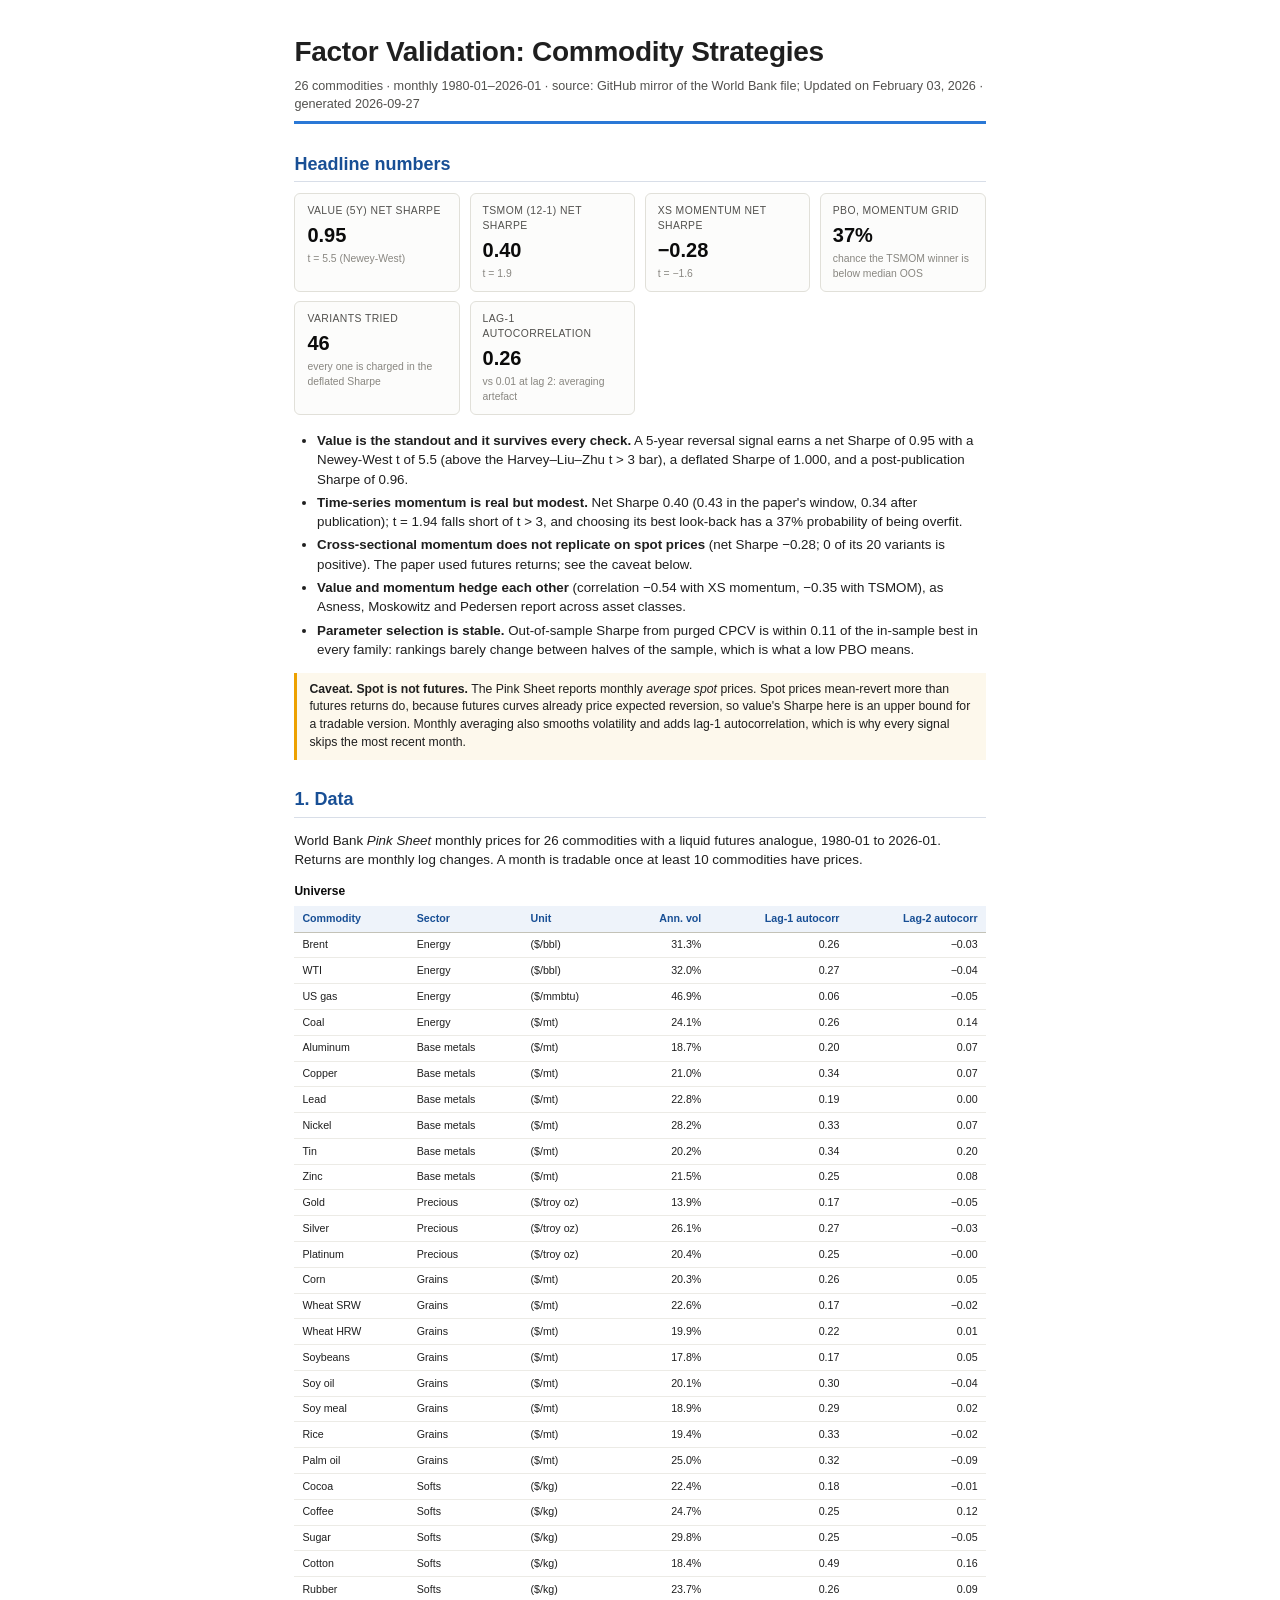
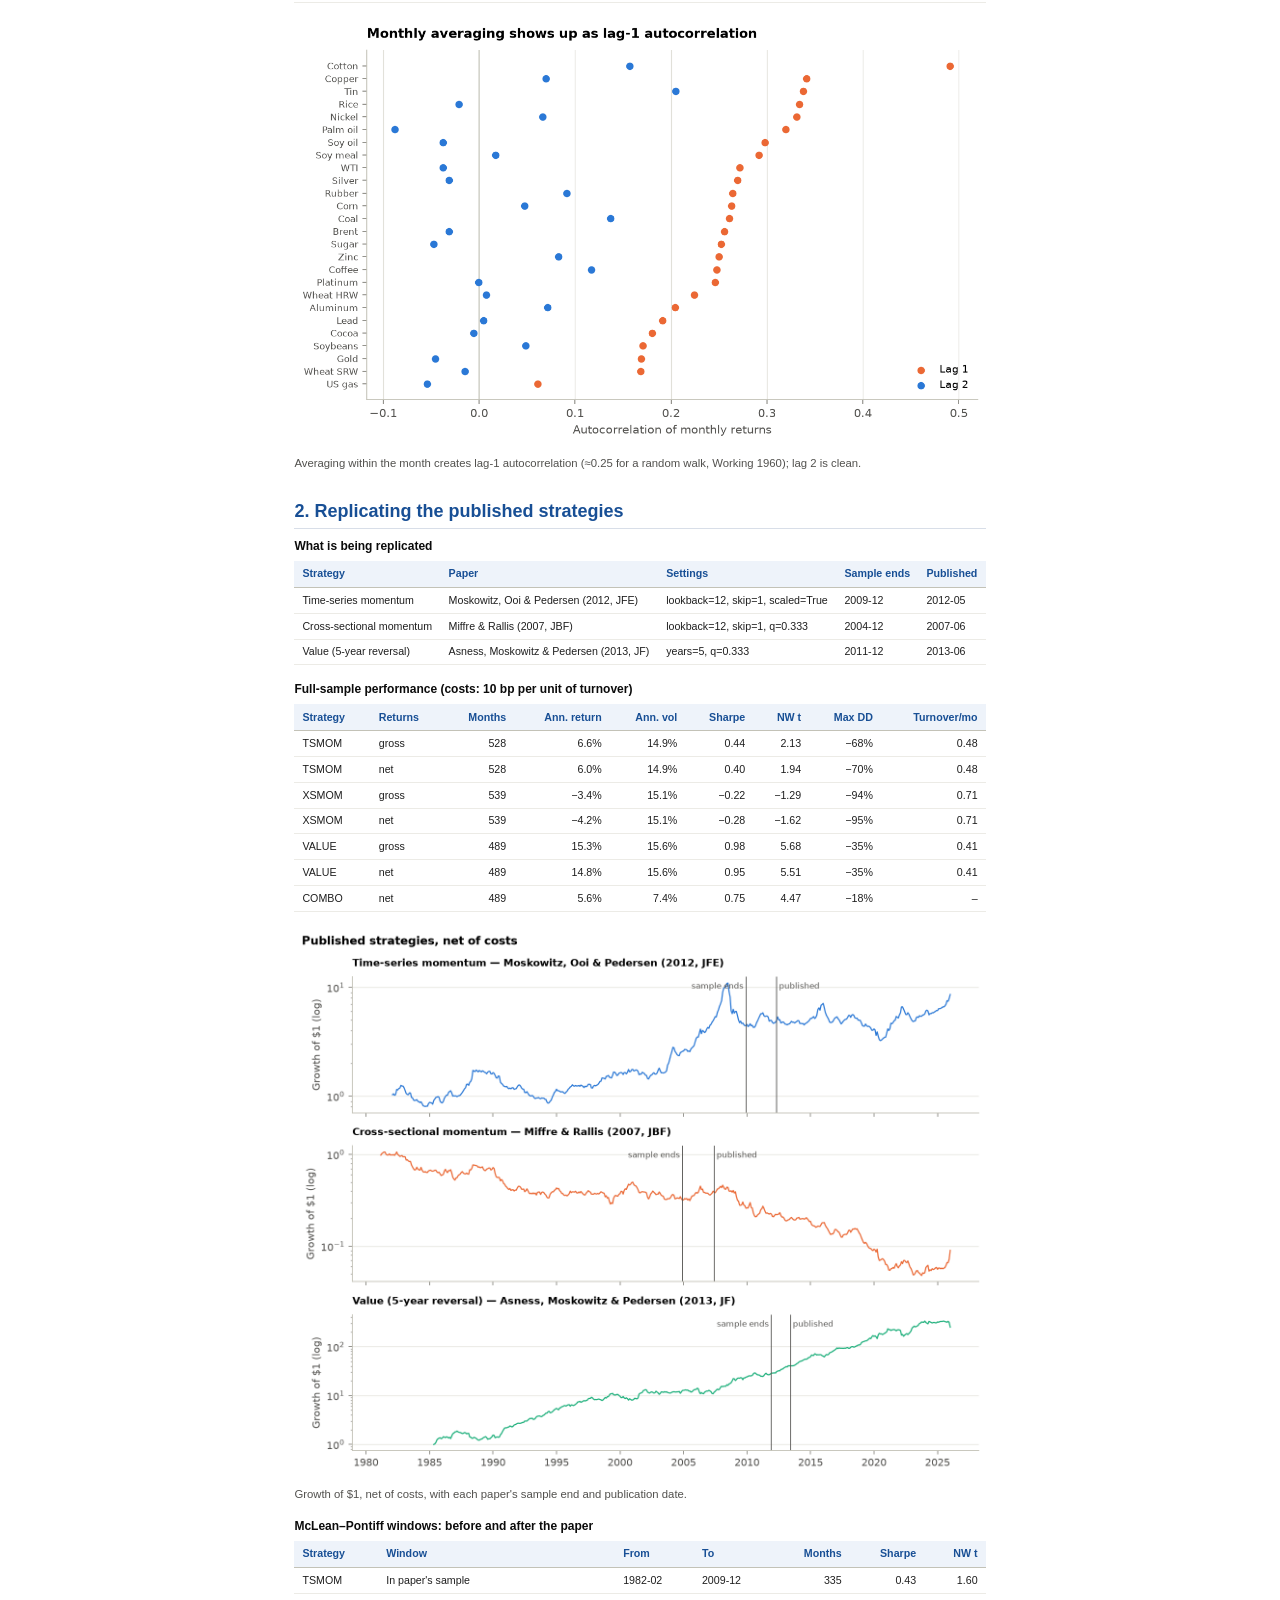
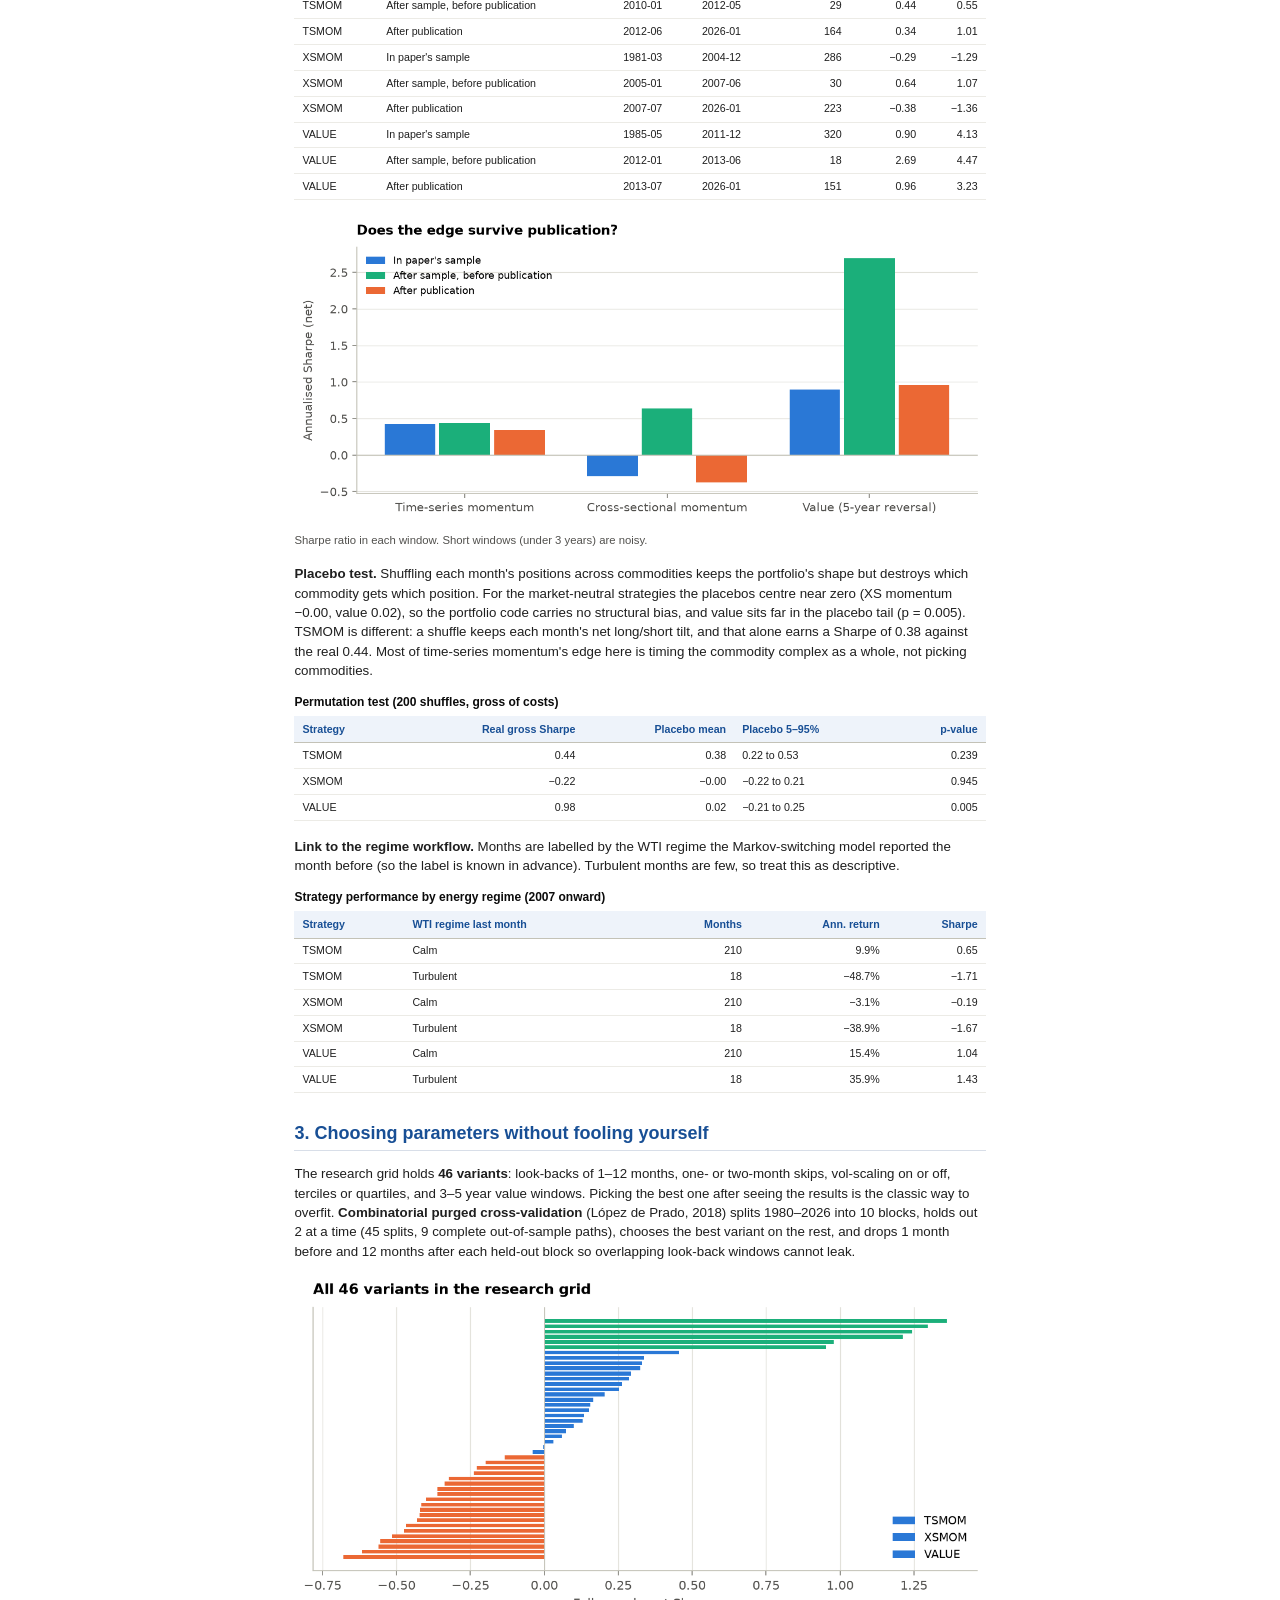
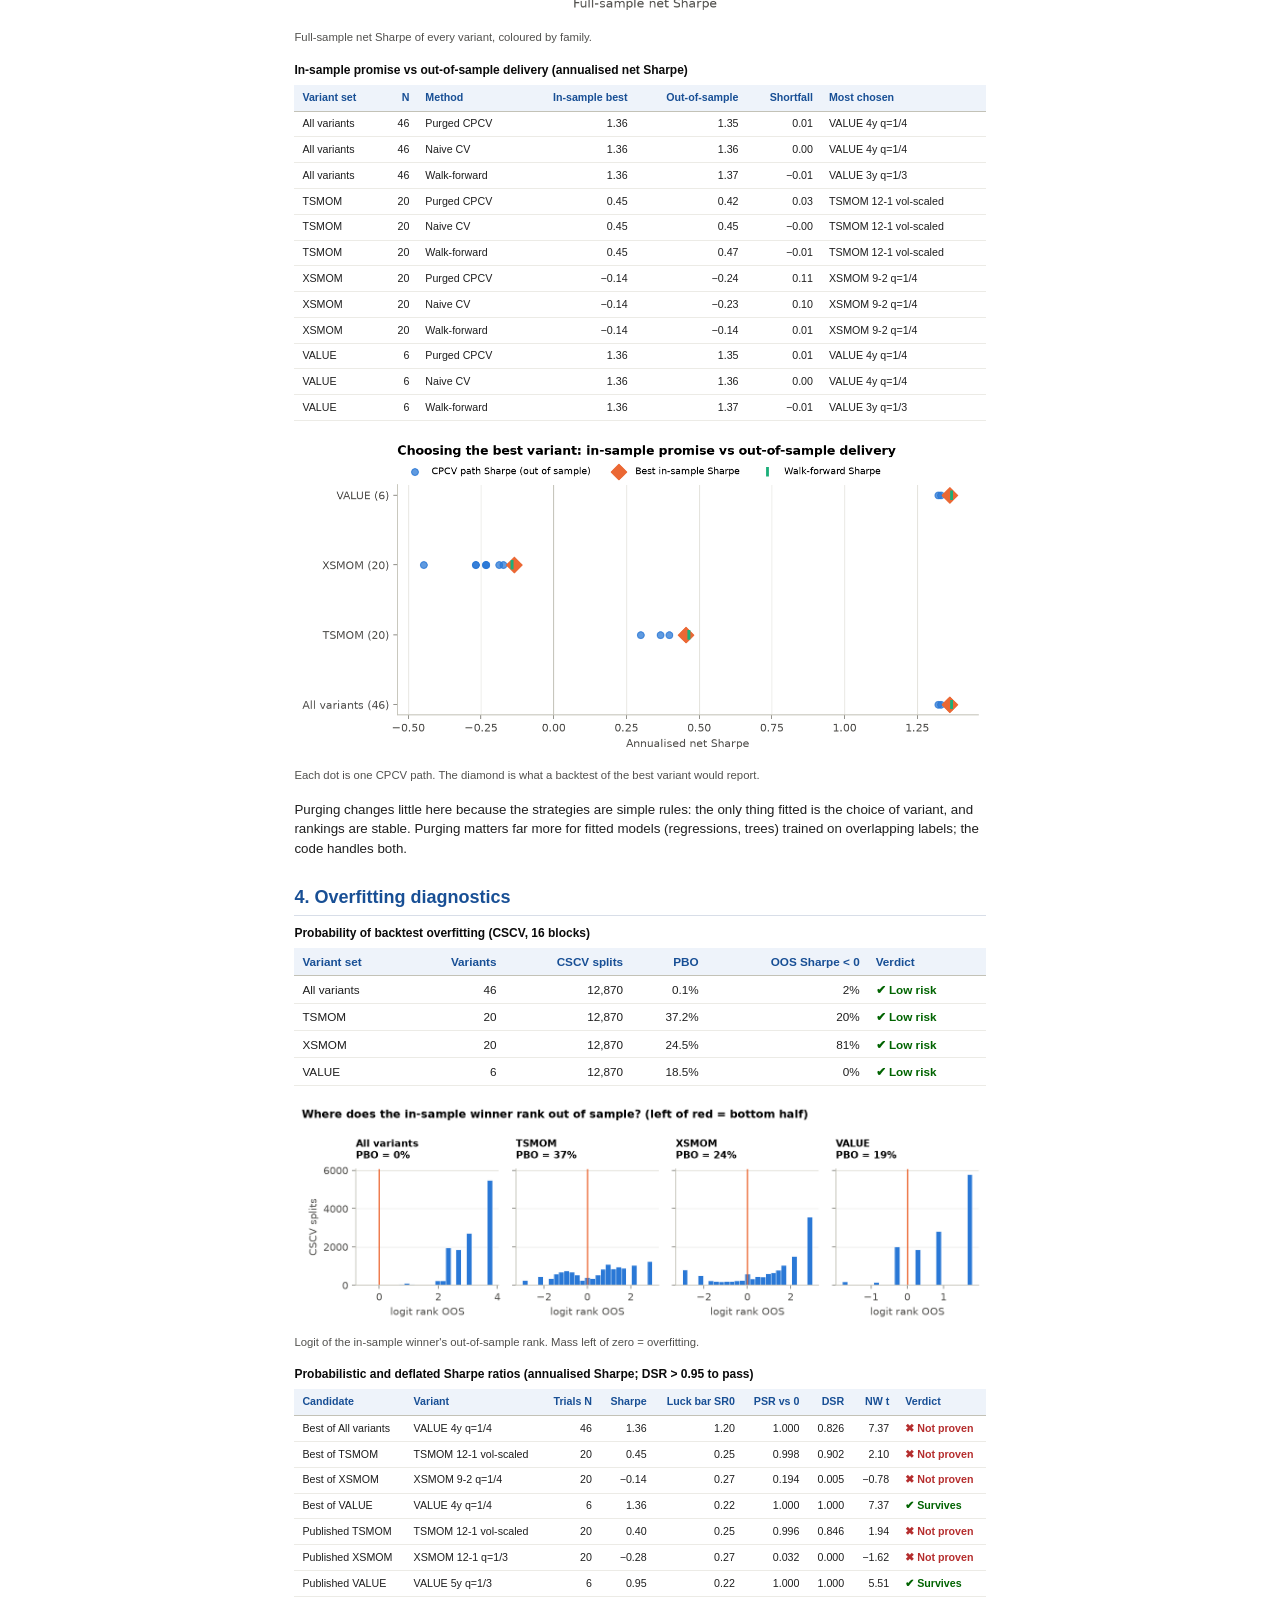
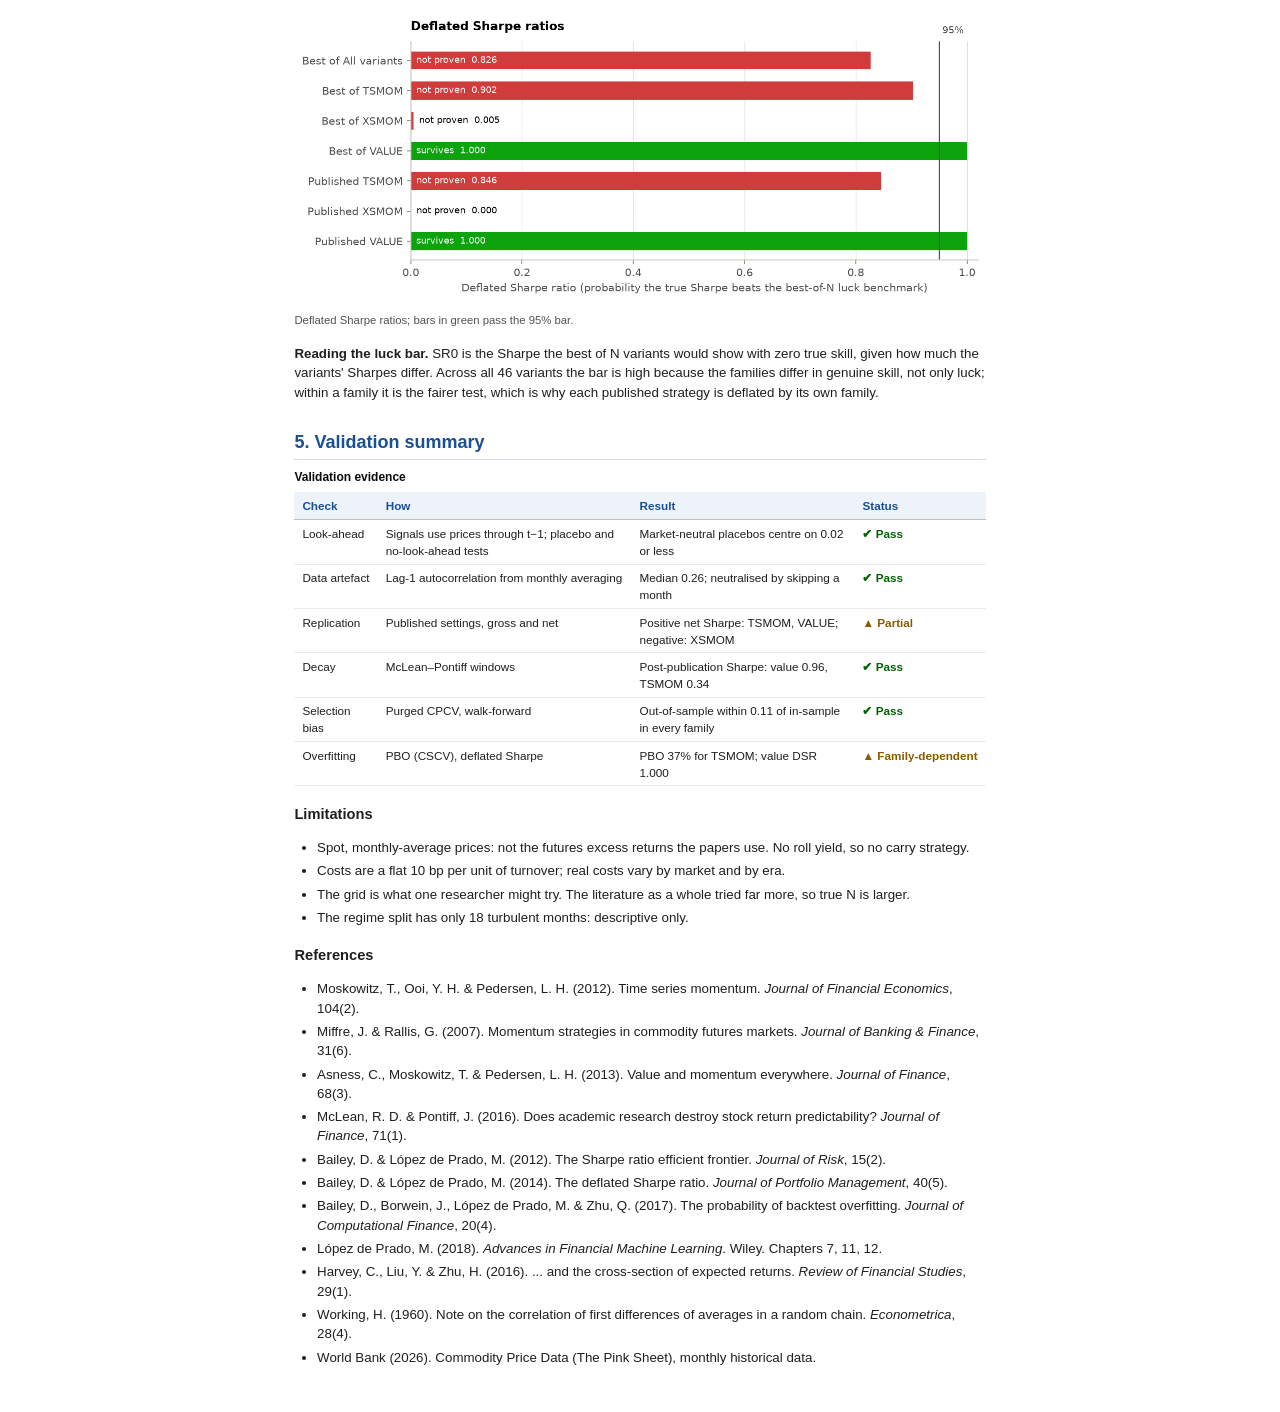
<file: factor-validation/outputs/factor_validation_summary.html>
<!doctype html><html><head><meta charset='utf-8'><title>Factor Validation: Commodity Strategies</title><style>/* report.css | print styling for the PDF reports (used by lib/report.py) */
@page { size: Letter; margin: 0.65in 0.65in 0.75in 0.65in; }
html { -webkit-print-color-adjust: exact; print-color-adjust: exact; }
body {
  font-family: "Helvetica Neue", Helvetica, Arial, sans-serif;
  font-size: 10pt; line-height: 1.45; color: #1f1f1f;
  max-width: 7.2in; margin: 0 auto; background: #fff;
}
.cover { border-bottom: 3px solid #2a78d6; margin-bottom: 14pt; padding-bottom: 6pt; }
h1 { font-size: 21pt; margin: 0 0 3pt 0; letter-spacing: -0.2pt; }
.sub { color: #52514e; font-size: 9.5pt; margin: 0; }
h2 { font-size: 13.5pt; color: #184f95; margin: 20pt 0 7pt; padding-bottom: 3pt;
     border-bottom: 1px solid #d8dee8; break-after: avoid; }
h2.newpage { break-before: page; }
h3 { font-size: 11pt; margin: 13pt 0 5pt; break-after: avoid; }
p, li { orphans: 3; widows: 3; }
ul { padding-left: 17pt; } li { margin-bottom: 3pt; }
code { font-family: Menlo, Consolas, monospace; font-size: 8.8pt; background: #f3f5f8; padding: 1px 4px; border-radius: 3px; }

/* KPI tiles */
.kpis { display: grid; grid-template-columns: repeat(auto-fill, minmax(1.62in, 1fr)); gap: 7pt; margin: 8pt 0 12pt; }
.kpi { border: 1px solid #e1e0d9; border-radius: 6px; padding: 7pt 9pt; background: #fcfcfb; break-inside: avoid; }
.kl { font-size: 7.8pt; color: #52514e; text-transform: uppercase; letter-spacing: .3pt; }
.kv { font-size: 15pt; font-weight: 600; margin: 2pt 0 1pt; color: #0b0b0b; }
.kn { font-size: 7.8pt; color: #898781; }

/* Tables */
table { width: 100%; border-collapse: collapse; margin: 6pt 0 12pt; font-size: 8.8pt; break-inside: auto; }
table.small { font-size: 8pt; }
caption { caption-side: top; text-align: left; font-weight: 600; font-size: 9pt; color: #0b0b0b; padding-bottom: 4pt; }
th { text-align: left; background: #eef3fa; color: #184f95; font-weight: 600; padding: 4pt 6pt; border-bottom: 1px solid #c3c2b7; }
td { padding: 3.5pt 6pt; border-bottom: 1px solid #ecebe6; vertical-align: top; }
th.num, td.num { text-align: right; font-variant-numeric: tabular-nums; white-space: nowrap; }
tr { break-inside: avoid; }
td.ok { color: #006300; font-weight: 600; white-space: nowrap; }
td.bad { color: #b52e2e; font-weight: 600; white-space: nowrap; }
td.warn { color: #8a5a00; font-weight: 600; white-space: nowrap; }

/* Figures */
figure { margin: 8pt 0 12pt; break-inside: avoid; text-align: center; }
figure img { max-width: 100%; }
figcaption { font-size: 8.5pt; color: #52514e; margin-top: 3pt; text-align: left; }

/* Callouts */
.callout { border-left: 3px solid #2a78d6; background: #f4f8fd; padding: 6pt 9pt; margin: 8pt 0 12pt; font-size: 9.2pt; break-inside: avoid; }
.callout.warn { border-color: #eda100; background: #fdf8ec; }
.callout.good { border-color: #0ca30c; background: #f1f9f1; }

@media screen { body { padding: 32px 16px; } }
</style></head><body><header class="cover"><h1>Factor Validation: Commodity Strategies</h1><p class="sub">26 commodities · monthly 1980-01–2026-01 · source: GitHub mirror of the World Bank file; Updated on February 03, 2026 · generated 2026-09-27</p></header><h2>Headline numbers</h2><div class="kpis"><div class="kpi"><div class="kl">Value (5y) net Sharpe</div><div class="kv">0.95</div><div class="kn">t = 5.5 (Newey-West)</div></div><div class="kpi"><div class="kl">TSMOM (12-1) net Sharpe</div><div class="kv">0.40</div><div class="kn">t = 1.9</div></div><div class="kpi"><div class="kl">XS momentum net Sharpe</div><div class="kv">−0.28</div><div class="kn">t = −1.6</div></div><div class="kpi"><div class="kl">PBO, momentum grid</div><div class="kv">37%</div><div class="kn">chance the TSMOM winner is below median OOS</div></div><div class="kpi"><div class="kl">Variants tried</div><div class="kv">46</div><div class="kn">every one is charged in the deflated Sharpe</div></div><div class="kpi"><div class="kl">Lag-1 autocorrelation</div><div class="kv">0.26</div><div class="kn">vs 0.01 at lag 2: averaging artefact</div></div></div><ul>
<li><strong>Value is the standout and it survives every check.</strong> A 5-year reversal signal earns a net Sharpe of 0.95 with a Newey-West t of 5.5 (above the Harvey–Liu–Zhu t &gt; 3 bar), a deflated Sharpe of 1.000, and a post-publication Sharpe of 0.96.</li>
<li><strong>Time-series momentum is real but modest.</strong> Net Sharpe 0.40 (0.43 in the paper's window, 0.34 after publication); t = 1.94 falls short of t &gt; 3, and choosing its best look-back has a 37% probability of being overfit.</li>
<li><strong>Cross-sectional momentum does not replicate on spot prices</strong> (net Sharpe −0.28; 0 of its 20 variants is positive). The paper used futures returns; see the caveat below.</li>
<li><strong>Value and momentum hedge each other</strong> (correlation −0.54 with XS momentum, −0.35 with TSMOM), as Asness, Moskowitz and Pedersen report across asset classes.</li>
<li><strong>Parameter selection is stable.</strong> Out-of-sample Sharpe from purged CPCV is within 0.11 of the in-sample best in every family: rankings barely change between halves of the sample, which is what a low PBO means.</li>
</ul><div class="callout warn"><b>Caveat.</b> <strong>Spot is not futures.</strong> The Pink Sheet reports monthly <em>average spot</em> prices. Spot prices mean-revert more than futures returns do, because futures curves already price expected reversion, so value's Sharpe here is an upper bound for a tradable version. Monthly averaging also smooths volatility and adds lag-1 autocorrelation, which is why every signal skips the most recent month.</div><h2 class="newpage">1. Data</h2><p>World Bank <em>Pink Sheet</em> monthly prices for 26 commodities with a liquid futures analogue, 1980-01 to 2026-01. Returns are monthly log changes. A month is tradable once at least 10 commodities have prices.</p><table class="small"><caption>Universe</caption><thead><tr><th class="">Commodity</th><th class="">Sector</th><th class="">Unit</th><th class="num">Ann. vol</th><th class="num">Lag-1 autocorr</th><th class="num">Lag-2 autocorr</th></tr></thead><tbody><tr><td>Brent</td><td>Energy</td><td>($/bbl)</td><td class="num">31.3%</td><td class="num">0.26</td><td class="num">−0.03</td></tr><tr><td>WTI</td><td>Energy</td><td>($/bbl)</td><td class="num">32.0%</td><td class="num">0.27</td><td class="num">−0.04</td></tr><tr><td>US gas</td><td>Energy</td><td>($/mmbtu)</td><td class="num">46.9%</td><td class="num">0.06</td><td class="num">−0.05</td></tr><tr><td>Coal</td><td>Energy</td><td>($/mt)</td><td class="num">24.1%</td><td class="num">0.26</td><td class="num">0.14</td></tr><tr><td>Aluminum</td><td>Base metals</td><td>($/mt)</td><td class="num">18.7%</td><td class="num">0.20</td><td class="num">0.07</td></tr><tr><td>Copper</td><td>Base metals</td><td>($/mt)</td><td class="num">21.0%</td><td class="num">0.34</td><td class="num">0.07</td></tr><tr><td>Lead</td><td>Base metals</td><td>($/mt)</td><td class="num">22.8%</td><td class="num">0.19</td><td class="num">0.00</td></tr><tr><td>Nickel</td><td>Base metals</td><td>($/mt)</td><td class="num">28.2%</td><td class="num">0.33</td><td class="num">0.07</td></tr><tr><td>Tin</td><td>Base metals</td><td>($/mt)</td><td class="num">20.2%</td><td class="num">0.34</td><td class="num">0.20</td></tr><tr><td>Zinc</td><td>Base metals</td><td>($/mt)</td><td class="num">21.5%</td><td class="num">0.25</td><td class="num">0.08</td></tr><tr><td>Gold</td><td>Precious</td><td>($/troy oz)</td><td class="num">13.9%</td><td class="num">0.17</td><td class="num">−0.05</td></tr><tr><td>Silver</td><td>Precious</td><td>($/troy oz)</td><td class="num">26.1%</td><td class="num">0.27</td><td class="num">−0.03</td></tr><tr><td>Platinum</td><td>Precious</td><td>($/troy oz)</td><td class="num">20.4%</td><td class="num">0.25</td><td class="num">−0.00</td></tr><tr><td>Corn</td><td>Grains</td><td>($/mt)</td><td class="num">20.3%</td><td class="num">0.26</td><td class="num">0.05</td></tr><tr><td>Wheat SRW</td><td>Grains</td><td>($/mt)</td><td class="num">22.6%</td><td class="num">0.17</td><td class="num">−0.02</td></tr><tr><td>Wheat HRW</td><td>Grains</td><td>($/mt)</td><td class="num">19.9%</td><td class="num">0.22</td><td class="num">0.01</td></tr><tr><td>Soybeans</td><td>Grains</td><td>($/mt)</td><td class="num">17.8%</td><td class="num">0.17</td><td class="num">0.05</td></tr><tr><td>Soy oil</td><td>Grains</td><td>($/mt)</td><td class="num">20.1%</td><td class="num">0.30</td><td class="num">−0.04</td></tr><tr><td>Soy meal</td><td>Grains</td><td>($/mt)</td><td class="num">18.9%</td><td class="num">0.29</td><td class="num">0.02</td></tr><tr><td>Rice</td><td>Grains</td><td>($/mt)</td><td class="num">19.4%</td><td class="num">0.33</td><td class="num">−0.02</td></tr><tr><td>Palm oil</td><td>Grains</td><td>($/mt)</td><td class="num">25.0%</td><td class="num">0.32</td><td class="num">−0.09</td></tr><tr><td>Cocoa</td><td>Softs</td><td>($/kg)</td><td class="num">22.4%</td><td class="num">0.18</td><td class="num">−0.01</td></tr><tr><td>Coffee</td><td>Softs</td><td>($/kg)</td><td class="num">24.7%</td><td class="num">0.25</td><td class="num">0.12</td></tr><tr><td>Sugar</td><td>Softs</td><td>($/kg)</td><td class="num">29.8%</td><td class="num">0.25</td><td class="num">−0.05</td></tr><tr><td>Cotton</td><td>Softs</td><td>($/kg)</td><td class="num">18.4%</td><td class="num">0.49</td><td class="num">0.16</td></tr><tr><td>Rubber</td><td>Softs</td><td>($/kg)</td><td class="num">23.7%</td><td class="num">0.26</td><td class="num">0.09</td></tr></tbody></table><figure><img src="figures/01_autocorrelation.png" style="width:100%"><figcaption>Averaging within the month creates lag-1 autocorrelation (≈0.25 for a random walk, Working 1960); lag 2 is clean.</figcaption></figure><h2 class="newpage">2. Replicating the published strategies</h2><table class="small"><caption>What is being replicated</caption><thead><tr><th class="">Strategy</th><th class="">Paper</th><th class="">Settings</th><th class="">Sample ends</th><th class="">Published</th></tr></thead><tbody><tr><td>Time-series momentum</td><td>Moskowitz, Ooi &amp; Pedersen (2012, JFE)</td><td>lookback=12, skip=1, scaled=True</td><td>2009-12</td><td>2012-05</td></tr><tr><td>Cross-sectional momentum</td><td>Miffre &amp; Rallis (2007, JBF)</td><td>lookback=12, skip=1, q=0.333</td><td>2004-12</td><td>2007-06</td></tr><tr><td>Value (5-year reversal)</td><td>Asness, Moskowitz &amp; Pedersen (2013, JF)</td><td>years=5, q=0.333</td><td>2011-12</td><td>2013-06</td></tr></tbody></table><table class="small"><caption>Full-sample performance (costs: 10 bp per unit of turnover)</caption><thead><tr><th class="">Strategy</th><th class="">Returns</th><th class="num">Months</th><th class="num">Ann. return</th><th class="num">Ann. vol</th><th class="num">Sharpe</th><th class="num">NW t</th><th class="num">Max DD</th><th class="num">Turnover/mo</th></tr></thead><tbody><tr><td>TSMOM</td><td>gross</td><td class="num">528</td><td class="num">6.6%</td><td class="num">14.9%</td><td class="num">0.44</td><td class="num">2.13</td><td class="num">−68%</td><td class="num">0.48</td></tr><tr><td>TSMOM</td><td>net</td><td class="num">528</td><td class="num">6.0%</td><td class="num">14.9%</td><td class="num">0.40</td><td class="num">1.94</td><td class="num">−70%</td><td class="num">0.48</td></tr><tr><td>XSMOM</td><td>gross</td><td class="num">539</td><td class="num">−3.4%</td><td class="num">15.1%</td><td class="num">−0.22</td><td class="num">−1.29</td><td class="num">−94%</td><td class="num">0.71</td></tr><tr><td>XSMOM</td><td>net</td><td class="num">539</td><td class="num">−4.2%</td><td class="num">15.1%</td><td class="num">−0.28</td><td class="num">−1.62</td><td class="num">−95%</td><td class="num">0.71</td></tr><tr><td>VALUE</td><td>gross</td><td class="num">489</td><td class="num">15.3%</td><td class="num">15.6%</td><td class="num">0.98</td><td class="num">5.68</td><td class="num">−35%</td><td class="num">0.41</td></tr><tr><td>VALUE</td><td>net</td><td class="num">489</td><td class="num">14.8%</td><td class="num">15.6%</td><td class="num">0.95</td><td class="num">5.51</td><td class="num">−35%</td><td class="num">0.41</td></tr><tr><td>COMBO</td><td>net</td><td class="num">489</td><td class="num">5.6%</td><td class="num">7.4%</td><td class="num">0.75</td><td class="num">4.47</td><td class="num">−18%</td><td class="num">–</td></tr></tbody></table><figure><img src="figures/02_cumulative_returns.png" style="width:100%"><figcaption>Growth of $1, net of costs, with each paper&#x27;s sample end and publication date.</figcaption></figure><table class="small"><caption>McLean–Pontiff windows: before and after the paper</caption><thead><tr><th class="">Strategy</th><th class="">Window</th><th class="">From</th><th class="">To</th><th class="num">Months</th><th class="num">Sharpe</th><th class="num">NW t</th></tr></thead><tbody><tr><td>TSMOM</td><td>In paper&#x27;s sample</td><td>1982-02</td><td>2009-12</td><td class="num">335</td><td class="num">0.43</td><td class="num">1.60</td></tr><tr><td>TSMOM</td><td>After sample, before publication</td><td>2010-01</td><td>2012-05</td><td class="num">29</td><td class="num">0.44</td><td class="num">0.55</td></tr><tr><td>TSMOM</td><td>After publication</td><td>2012-06</td><td>2026-01</td><td class="num">164</td><td class="num">0.34</td><td class="num">1.01</td></tr><tr><td>XSMOM</td><td>In paper&#x27;s sample</td><td>1981-03</td><td>2004-12</td><td class="num">286</td><td class="num">−0.29</td><td class="num">−1.29</td></tr><tr><td>XSMOM</td><td>After sample, before publication</td><td>2005-01</td><td>2007-06</td><td class="num">30</td><td class="num">0.64</td><td class="num">1.07</td></tr><tr><td>XSMOM</td><td>After publication</td><td>2007-07</td><td>2026-01</td><td class="num">223</td><td class="num">−0.38</td><td class="num">−1.36</td></tr><tr><td>VALUE</td><td>In paper&#x27;s sample</td><td>1985-05</td><td>2011-12</td><td class="num">320</td><td class="num">0.90</td><td class="num">4.13</td></tr><tr><td>VALUE</td><td>After sample, before publication</td><td>2012-01</td><td>2013-06</td><td class="num">18</td><td class="num">2.69</td><td class="num">4.47</td></tr><tr><td>VALUE</td><td>After publication</td><td>2013-07</td><td>2026-01</td><td class="num">151</td><td class="num">0.96</td><td class="num">3.23</td></tr></tbody></table><figure><img src="figures/02_decay.png" style="width:100%"><figcaption>Sharpe ratio in each window. Short windows (under 3 years) are noisy.</figcaption></figure><p><strong>Placebo test.</strong> Shuffling each month's positions across commodities keeps the portfolio's shape but destroys which commodity gets which position. For the market-neutral strategies the placebos centre near zero (XS momentum −0.00, value 0.02), so the portfolio code carries no structural bias, and value sits far in the placebo tail (p = 0.005). TSMOM is different: a shuffle keeps each month's net long/short tilt, and that alone earns a Sharpe of 0.38 against the real 0.44. Most of time-series momentum's edge here is timing the commodity complex as a whole, not picking commodities.</p><table class="small"><caption>Permutation test (200 shuffles, gross of costs)</caption><thead><tr><th class="">Strategy</th><th class="num">Real gross Sharpe</th><th class="num">Placebo mean</th><th class="">Placebo 5–95%</th><th class="num">p-value</th></tr></thead><tbody><tr><td>TSMOM</td><td class="num">0.44</td><td class="num">0.38</td><td>0.22 to 0.53</td><td class="num">0.239</td></tr><tr><td>XSMOM</td><td class="num">−0.22</td><td class="num">−0.00</td><td>−0.22 to 0.21</td><td class="num">0.945</td></tr><tr><td>VALUE</td><td class="num">0.98</td><td class="num">0.02</td><td>−0.21 to 0.25</td><td class="num">0.005</td></tr></tbody></table><p><strong>Link to the regime workflow.</strong> Months are labelled by the WTI regime the Markov-switching model reported the month before (so the label is known in advance). Turbulent months are few, so treat this as descriptive.</p><table class="small"><caption>Strategy performance by energy regime (2007 onward)</caption><thead><tr><th class="">Strategy</th><th class="">WTI regime last month</th><th class="num">Months</th><th class="num">Ann. return</th><th class="num">Sharpe</th></tr></thead><tbody><tr><td>TSMOM</td><td>Calm</td><td class="num">210</td><td class="num">9.9%</td><td class="num">0.65</td></tr><tr><td>TSMOM</td><td>Turbulent</td><td class="num">18</td><td class="num">−48.7%</td><td class="num">−1.71</td></tr><tr><td>XSMOM</td><td>Calm</td><td class="num">210</td><td class="num">−3.1%</td><td class="num">−0.19</td></tr><tr><td>XSMOM</td><td>Turbulent</td><td class="num">18</td><td class="num">−38.9%</td><td class="num">−1.67</td></tr><tr><td>VALUE</td><td>Calm</td><td class="num">210</td><td class="num">15.4%</td><td class="num">1.04</td></tr><tr><td>VALUE</td><td>Turbulent</td><td class="num">18</td><td class="num">35.9%</td><td class="num">1.43</td></tr></tbody></table><h2 class="newpage">3. Choosing parameters without fooling yourself</h2><p>The research grid holds <strong>46 variants</strong>: look-backs of 1–12 months, one- or two-month skips, vol-scaling on or off, terciles or quartiles, and 3–5 year value windows. Picking the best one after seeing the results is the classic way to overfit. <strong>Combinatorial purged cross-validation</strong> (López de Prado, 2018) splits 1980–2026 into 10 blocks, holds out 2 at a time (45 splits, 9 complete out-of-sample paths), chooses the best variant on the rest, and drops 1 month before and 12 months after each held-out block so overlapping look-back windows cannot leak.</p><figure><img src="figures/03_grid_sharpes.png" style="width:100%"><figcaption>Full-sample net Sharpe of every variant, coloured by family.</figcaption></figure><table class="small"><caption>In-sample promise vs out-of-sample delivery (annualised net Sharpe)</caption><thead><tr><th class="">Variant set</th><th class="num">N</th><th class="">Method</th><th class="num">In-sample best</th><th class="num">Out-of-sample</th><th class="num">Shortfall</th><th class="">Most chosen</th></tr></thead><tbody><tr><td>All variants</td><td class="num">46</td><td>Purged CPCV</td><td class="num">1.36</td><td class="num">1.35</td><td class="num">0.01</td><td>VALUE 4y q=1/4</td></tr><tr><td>All variants</td><td class="num">46</td><td>Naive CV</td><td class="num">1.36</td><td class="num">1.36</td><td class="num">0.00</td><td>VALUE 4y q=1/4</td></tr><tr><td>All variants</td><td class="num">46</td><td>Walk-forward</td><td class="num">1.36</td><td class="num">1.37</td><td class="num">−0.01</td><td>VALUE 3y q=1/3</td></tr><tr><td>TSMOM</td><td class="num">20</td><td>Purged CPCV</td><td class="num">0.45</td><td class="num">0.42</td><td class="num">0.03</td><td>TSMOM 12-1 vol-scaled</td></tr><tr><td>TSMOM</td><td class="num">20</td><td>Naive CV</td><td class="num">0.45</td><td class="num">0.45</td><td class="num">−0.00</td><td>TSMOM 12-1 vol-scaled</td></tr><tr><td>TSMOM</td><td class="num">20</td><td>Walk-forward</td><td class="num">0.45</td><td class="num">0.47</td><td class="num">−0.01</td><td>TSMOM 12-1 vol-scaled</td></tr><tr><td>XSMOM</td><td class="num">20</td><td>Purged CPCV</td><td class="num">−0.14</td><td class="num">−0.24</td><td class="num">0.11</td><td>XSMOM 9-2 q=1/4</td></tr><tr><td>XSMOM</td><td class="num">20</td><td>Naive CV</td><td class="num">−0.14</td><td class="num">−0.23</td><td class="num">0.10</td><td>XSMOM 9-2 q=1/4</td></tr><tr><td>XSMOM</td><td class="num">20</td><td>Walk-forward</td><td class="num">−0.14</td><td class="num">−0.14</td><td class="num">0.01</td><td>XSMOM 9-2 q=1/4</td></tr><tr><td>VALUE</td><td class="num">6</td><td>Purged CPCV</td><td class="num">1.36</td><td class="num">1.35</td><td class="num">0.01</td><td>VALUE 4y q=1/4</td></tr><tr><td>VALUE</td><td class="num">6</td><td>Naive CV</td><td class="num">1.36</td><td class="num">1.36</td><td class="num">0.00</td><td>VALUE 4y q=1/4</td></tr><tr><td>VALUE</td><td class="num">6</td><td>Walk-forward</td><td class="num">1.36</td><td class="num">1.37</td><td class="num">−0.01</td><td>VALUE 3y q=1/3</td></tr></tbody></table><figure><img src="figures/03_cpcv_vs_insample.png" style="width:100%"><figcaption>Each dot is one CPCV path. The diamond is what a backtest of the best variant would report.</figcaption></figure><p>Purging changes little here because the strategies are simple rules: the only thing fitted is the choice of variant, and rankings are stable. Purging matters far more for fitted models (regressions, trees) trained on overlapping labels; the code handles both.</p><h2 class="newpage">4. Overfitting diagnostics</h2><table class=""><caption>Probability of backtest overfitting (CSCV, 16 blocks)</caption><thead><tr><th class="">Variant set</th><th class="num">Variants</th><th class="num">CSCV splits</th><th class="num">PBO</th><th class="num">OOS Sharpe &lt; 0</th><th class="">Verdict</th></tr></thead><tbody><tr><td>All variants</td><td class="num">46</td><td class="num">12,870</td><td class="num">0.1%</td><td class="num">2%</td><td class="ok">✔ Low risk</td></tr><tr><td>TSMOM</td><td class="num">20</td><td class="num">12,870</td><td class="num">37.2%</td><td class="num">20%</td><td class="ok">✔ Low risk</td></tr><tr><td>XSMOM</td><td class="num">20</td><td class="num">12,870</td><td class="num">24.5%</td><td class="num">81%</td><td class="ok">✔ Low risk</td></tr><tr><td>VALUE</td><td class="num">6</td><td class="num">12,870</td><td class="num">18.5%</td><td class="num">0%</td><td class="ok">✔ Low risk</td></tr></tbody></table><figure><img src="figures/04_pbo_logits.png" style="width:100%"><figcaption>Logit of the in-sample winner&#x27;s out-of-sample rank. Mass left of zero = overfitting.</figcaption></figure><table class="small"><caption>Probabilistic and deflated Sharpe ratios (annualised Sharpe; DSR &gt; 0.95 to pass)</caption><thead><tr><th class="">Candidate</th><th class="">Variant</th><th class="num">Trials N</th><th class="num">Sharpe</th><th class="num">Luck bar SR0</th><th class="num">PSR vs 0</th><th class="num">DSR</th><th class="num">NW t</th><th class="">Verdict</th></tr></thead><tbody><tr><td>Best of All variants</td><td>VALUE 4y q=1/4</td><td class="num">46</td><td class="num">1.36</td><td class="num">1.20</td><td class="num">1.000</td><td class="num">0.826</td><td class="num">7.37</td><td class="bad">✖ Not proven</td></tr><tr><td>Best of TSMOM</td><td>TSMOM 12-1 vol-scaled</td><td class="num">20</td><td class="num">0.45</td><td class="num">0.25</td><td class="num">0.998</td><td class="num">0.902</td><td class="num">2.10</td><td class="bad">✖ Not proven</td></tr><tr><td>Best of XSMOM</td><td>XSMOM 9-2 q=1/4</td><td class="num">20</td><td class="num">−0.14</td><td class="num">0.27</td><td class="num">0.194</td><td class="num">0.005</td><td class="num">−0.78</td><td class="bad">✖ Not proven</td></tr><tr><td>Best of VALUE</td><td>VALUE 4y q=1/4</td><td class="num">6</td><td class="num">1.36</td><td class="num">0.22</td><td class="num">1.000</td><td class="num">1.000</td><td class="num">7.37</td><td class="ok">✔ Survives</td></tr><tr><td>Published TSMOM</td><td>TSMOM 12-1 vol-scaled</td><td class="num">20</td><td class="num">0.40</td><td class="num">0.25</td><td class="num">0.996</td><td class="num">0.846</td><td class="num">1.94</td><td class="bad">✖ Not proven</td></tr><tr><td>Published XSMOM</td><td>XSMOM 12-1 q=1/3</td><td class="num">20</td><td class="num">−0.28</td><td class="num">0.27</td><td class="num">0.032</td><td class="num">0.000</td><td class="num">−1.62</td><td class="bad">✖ Not proven</td></tr><tr><td>Published VALUE</td><td>VALUE 5y q=1/3</td><td class="num">6</td><td class="num">0.95</td><td class="num">0.22</td><td class="num">1.000</td><td class="num">1.000</td><td class="num">5.51</td><td class="ok">✔ Survives</td></tr></tbody></table><figure><img src="figures/04_deflated_sharpe.png" style="width:100%"><figcaption>Deflated Sharpe ratios; bars in green pass the 95% bar.</figcaption></figure><p><strong>Reading the luck bar.</strong> SR0 is the Sharpe the best of N variants would show with zero true skill, given how much the variants' Sharpes differ. Across all 46 variants the bar is high because the families differ in genuine skill, not only luck; within a family it is the fairer test, which is why each published strategy is deflated by its own family.</p><h2 class="newpage">5. Validation summary</h2><table class=""><caption>Validation evidence</caption><thead><tr><th class="">Check</th><th class="">How</th><th class="">Result</th><th class="">Status</th></tr></thead><tbody><tr><td>Look-ahead</td><td>Signals use prices through t−1; placebo and no-look-ahead tests</td><td>Market-neutral placebos centre on 0.02 or less</td><td class="ok">✔ Pass</td></tr><tr><td>Data artefact</td><td>Lag-1 autocorrelation from monthly averaging</td><td>Median 0.26; neutralised by skipping a month</td><td class="ok">✔ Pass</td></tr><tr><td>Replication</td><td>Published settings, gross and net</td><td>Positive net Sharpe: TSMOM, VALUE; negative: XSMOM</td><td class="warn">▲ Partial</td></tr><tr><td>Decay</td><td>McLean–Pontiff windows</td><td>Post-publication Sharpe: value 0.96, TSMOM 0.34</td><td class="ok">✔ Pass</td></tr><tr><td>Selection bias</td><td>Purged CPCV, walk-forward</td><td>Out-of-sample within 0.11 of in-sample in every family</td><td class="ok">✔ Pass</td></tr><tr><td>Overfitting</td><td>PBO (CSCV), deflated Sharpe</td><td>PBO 37% for TSMOM; value DSR 1.000</td><td class="warn">▲ Family-dependent</td></tr></tbody></table><h3>Limitations</h3><ul>
<li>Spot, monthly-average prices: not the futures excess returns the papers use. No roll yield, so no carry strategy.</li>
<li>Costs are a flat 10 bp per unit of turnover; real costs vary by market and by era.</li>
<li>The grid is what one researcher might try. The literature as a whole tried far more, so true N is larger.</li>
<li>The regime split has only 18 turbulent months: descriptive only.</li>
</ul><h3>References</h3><ul>
<li>Moskowitz, T., Ooi, Y. H. &amp; Pedersen, L. H. (2012). Time series momentum. <em>Journal of Financial Economics</em>, 104(2).</li>
<li>Miffre, J. &amp; Rallis, G. (2007). Momentum strategies in commodity futures markets. <em>Journal of Banking &amp; Finance</em>, 31(6).</li>
<li>Asness, C., Moskowitz, T. &amp; Pedersen, L. H. (2013). Value and momentum everywhere. <em>Journal of Finance</em>, 68(3).</li>
<li>McLean, R. D. &amp; Pontiff, J. (2016). Does academic research destroy stock return predictability? <em>Journal of Finance</em>, 71(1).</li>
<li>Bailey, D. &amp; López de Prado, M. (2012). The Sharpe ratio efficient frontier. <em>Journal of Risk</em>, 15(2).</li>
<li>Bailey, D. &amp; López de Prado, M. (2014). The deflated Sharpe ratio. <em>Journal of Portfolio Management</em>, 40(5).</li>
<li>Bailey, D., Borwein, J., López de Prado, M. &amp; Zhu, Q. (2017). The probability of backtest overfitting. <em>Journal of Computational Finance</em>, 20(4).</li>
<li>López de Prado, M. (2018). <em>Advances in Financial Machine Learning</em>. Wiley. Chapters 7, 11, 12.</li>
<li>Harvey, C., Liu, Y. &amp; Zhu, H. (2016). ... and the cross-section of expected returns. <em>Review of Financial Studies</em>, 29(1).</li>
<li>Working, H. (1960). Note on the correlation of first differences of averages in a random chain. <em>Econometrica</em>, 28(4).</li>
<li>World Bank (2026). Commodity Price Data (The Pink Sheet), monthly historical data.</li>
</ul></body></html>
</file>
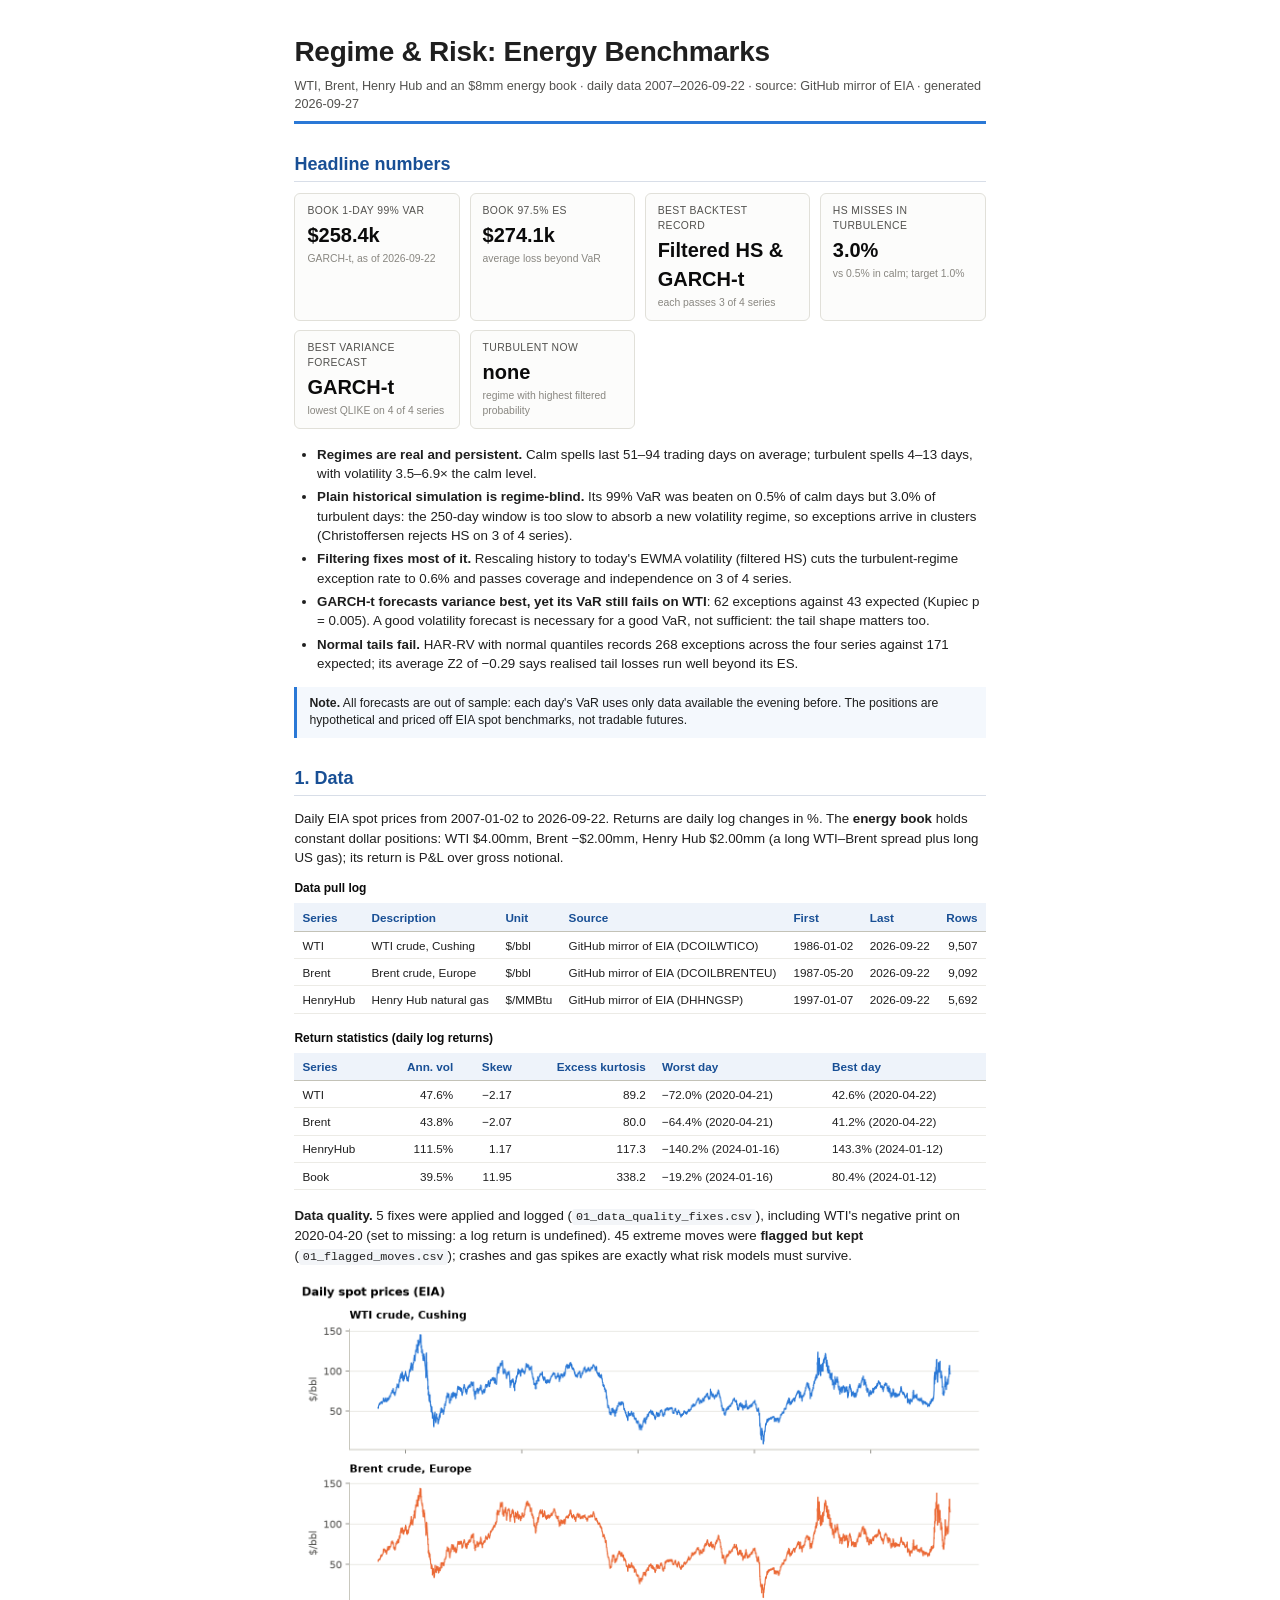
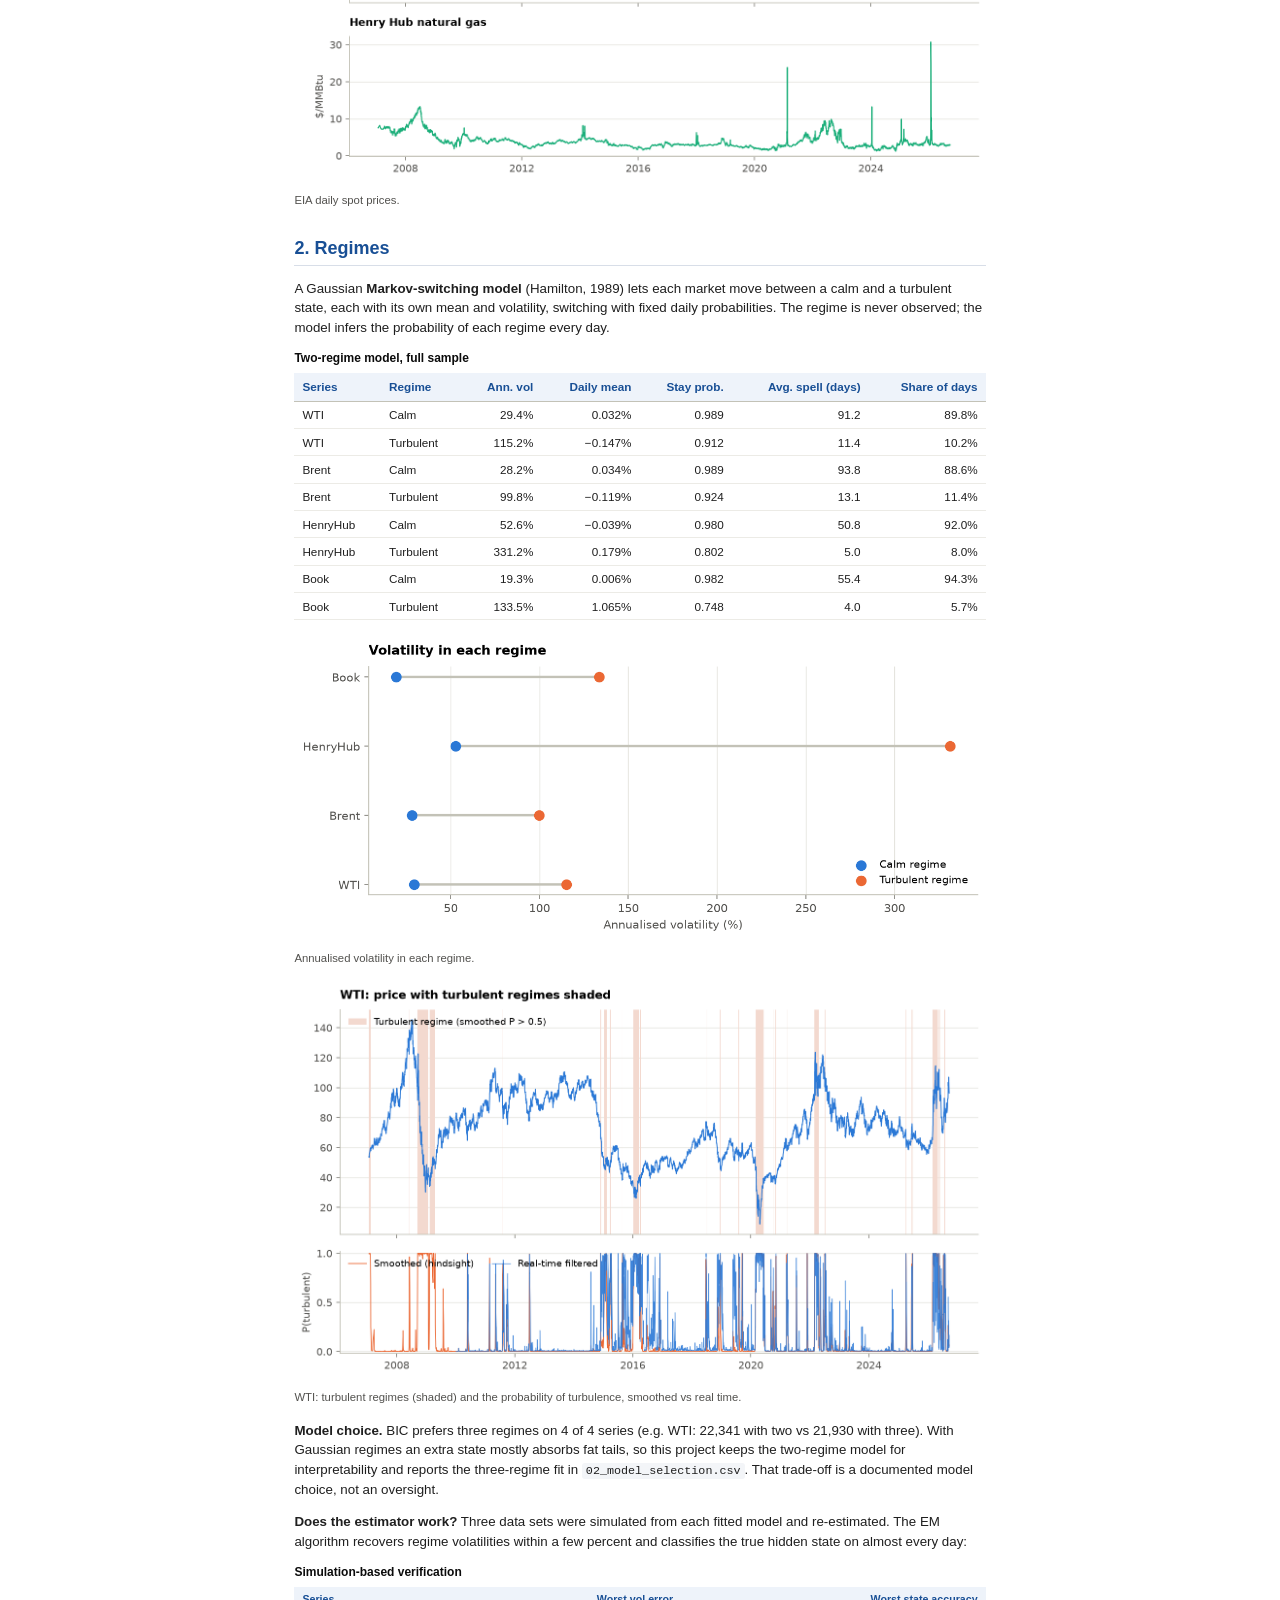
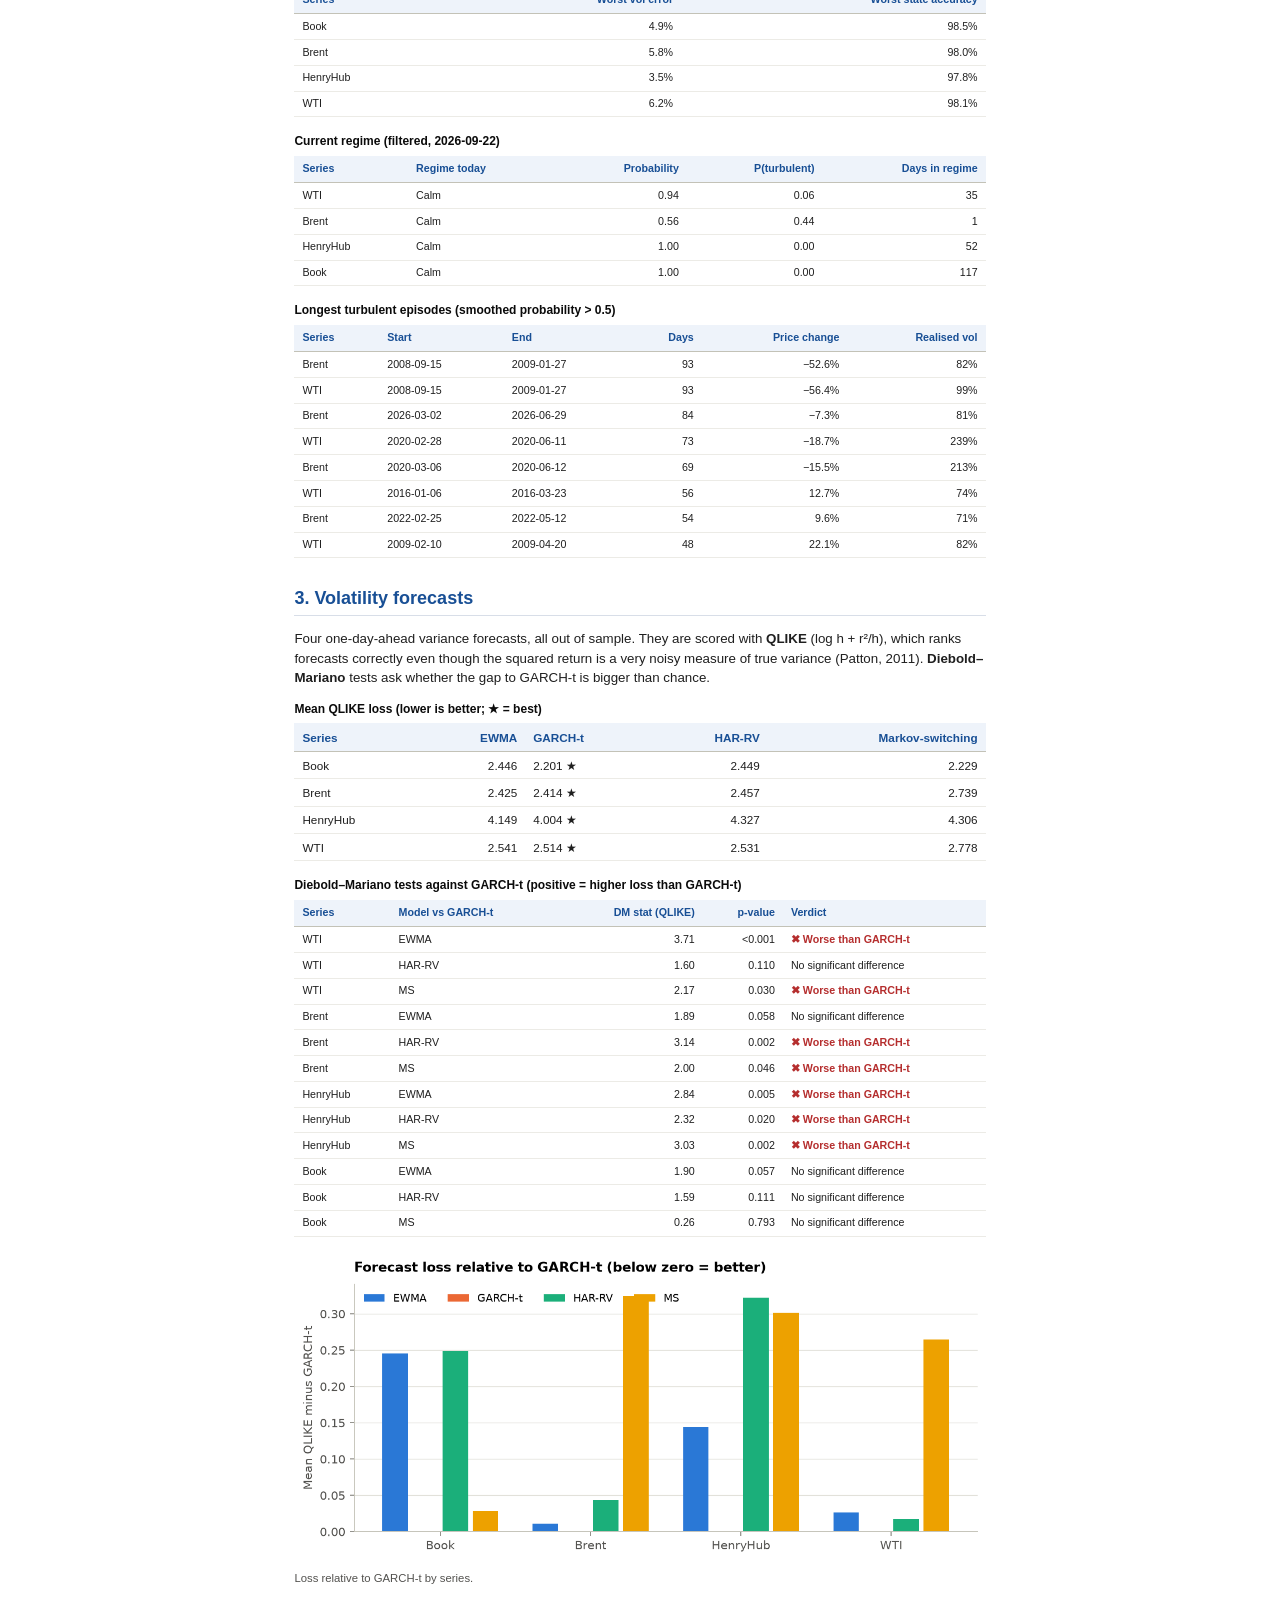
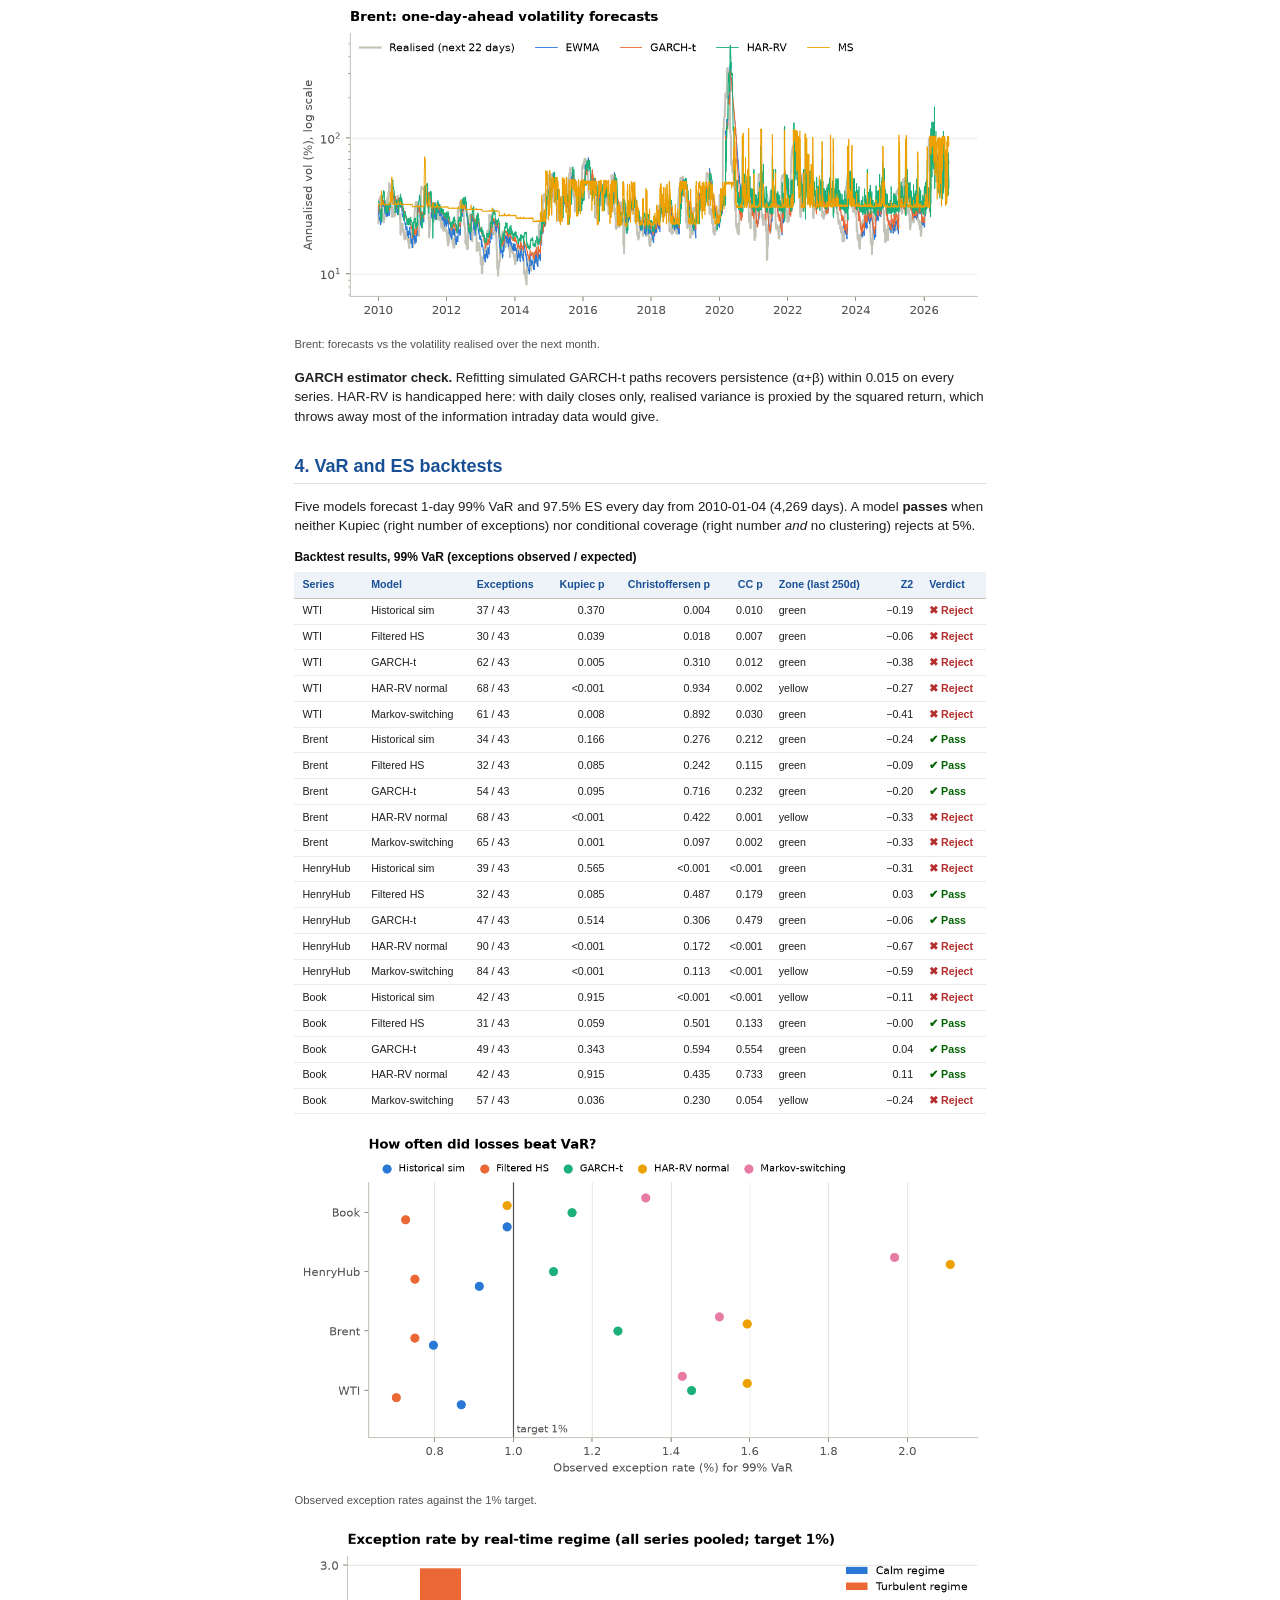
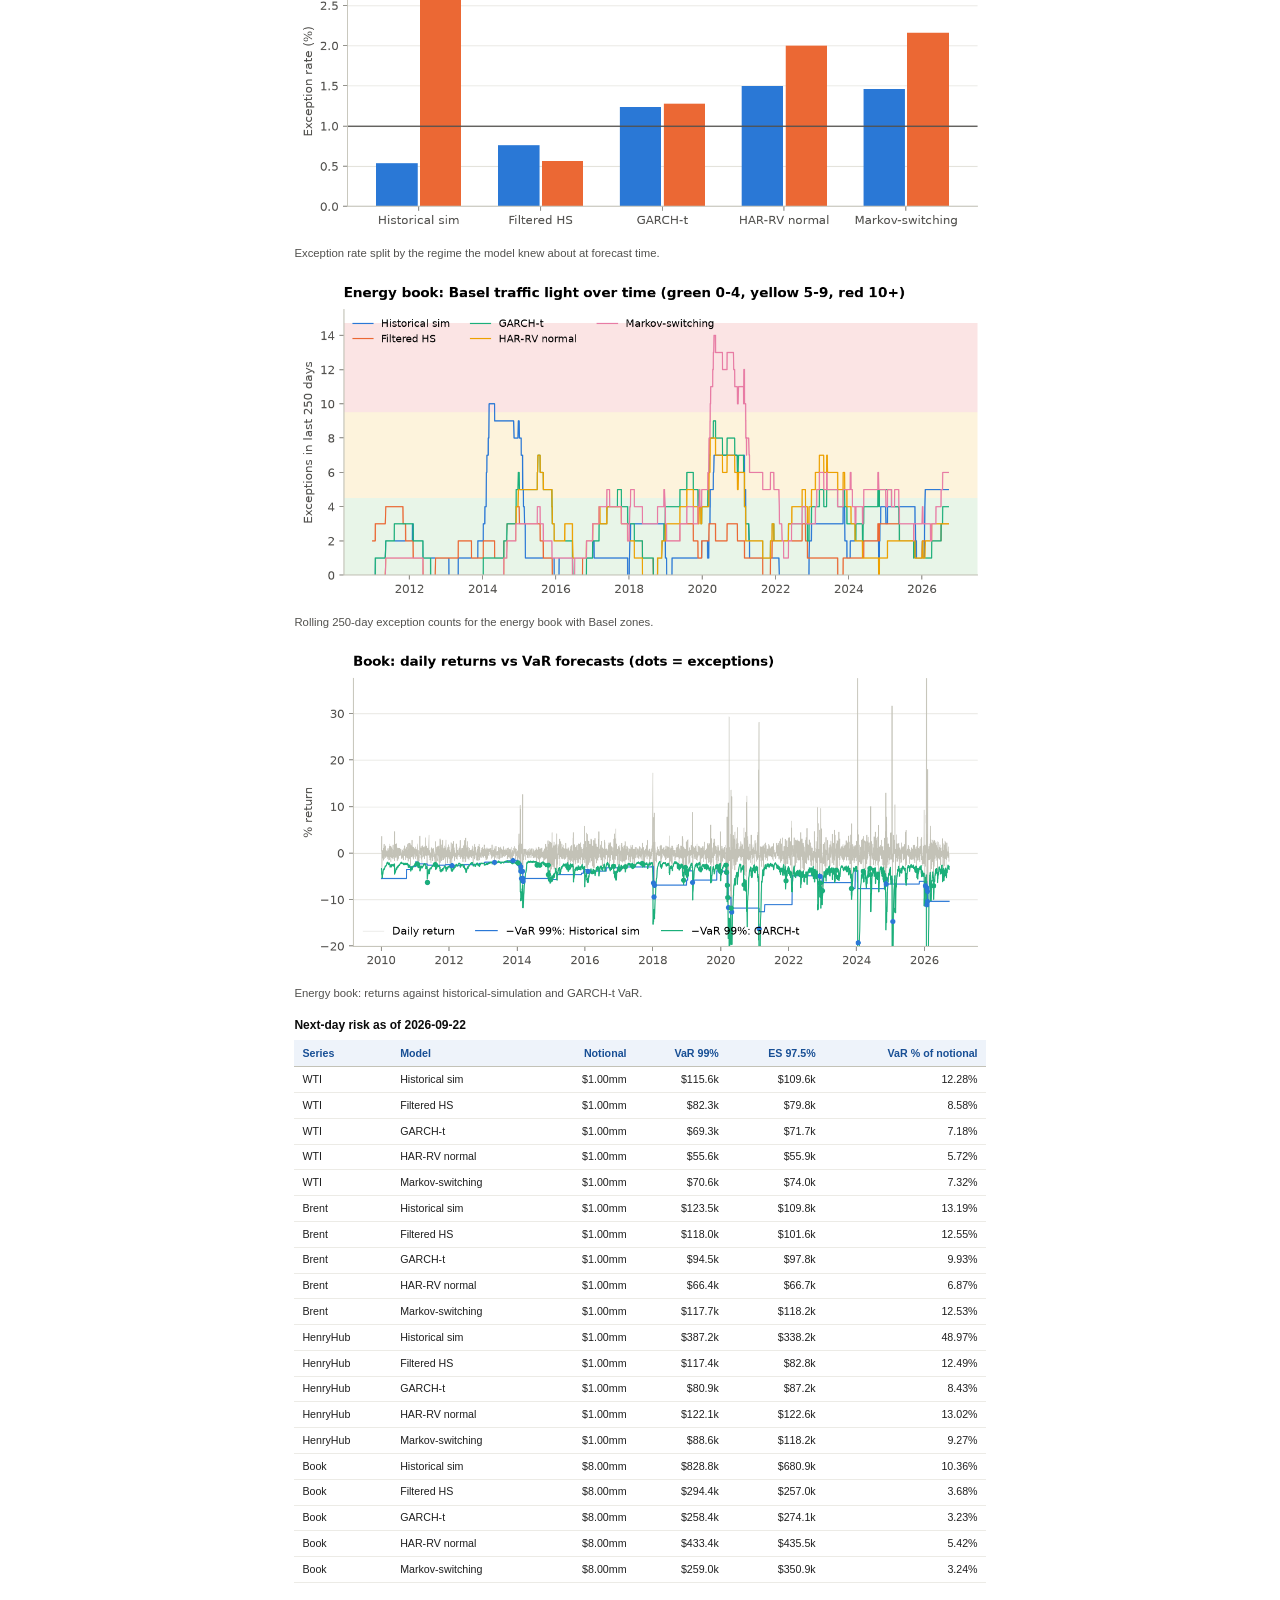
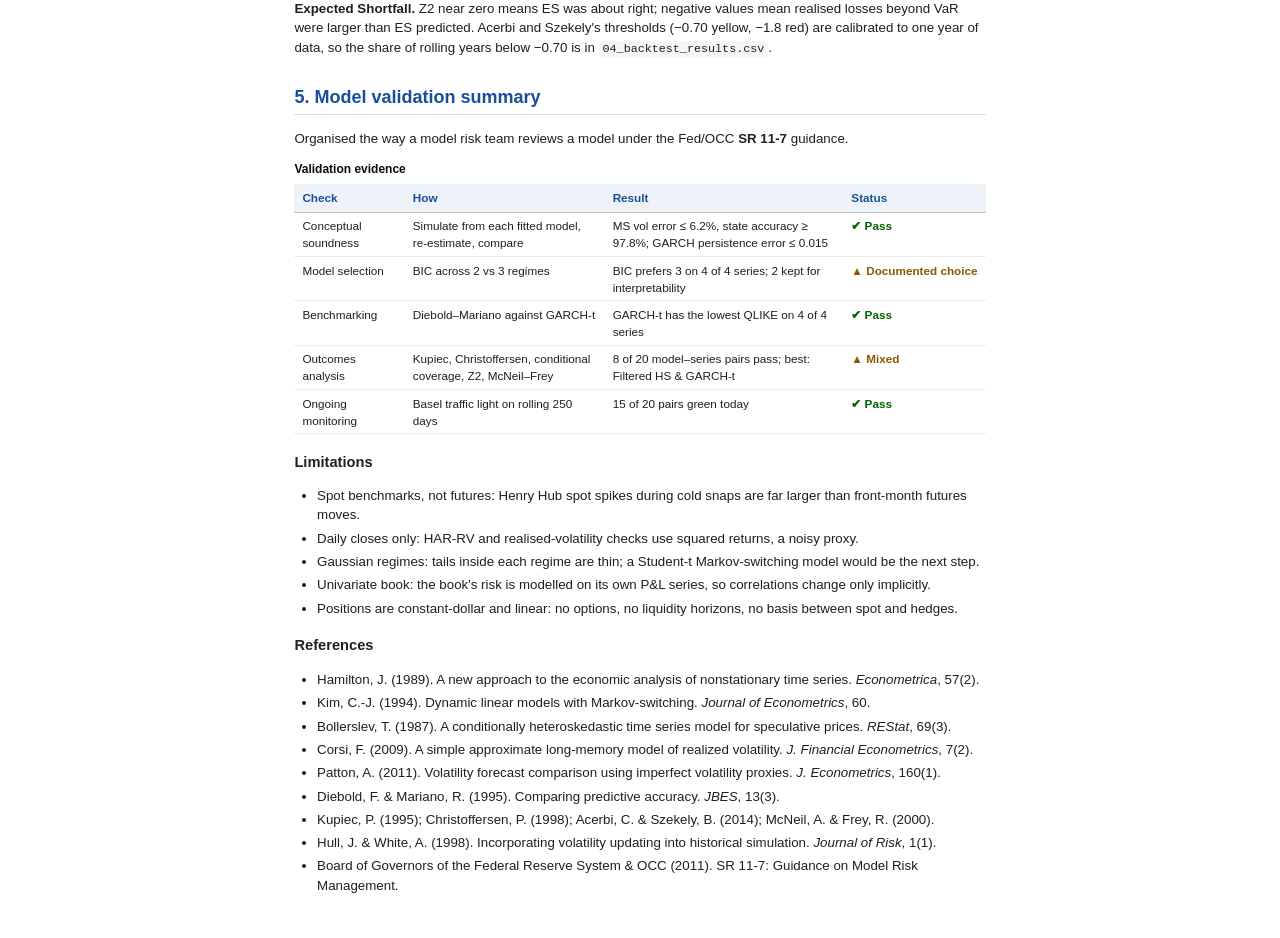
<file: regime-risk/outputs/regime_risk_summary.html>
<!doctype html><html><head><meta charset='utf-8'><title>Regime &amp; Risk: Energy Benchmarks</title><style>/* report.css | print styling for the PDF reports (used by lib/report.py) */
@page { size: Letter; margin: 0.65in 0.65in 0.75in 0.65in; }
html { -webkit-print-color-adjust: exact; print-color-adjust: exact; }
body {
  font-family: "Helvetica Neue", Helvetica, Arial, sans-serif;
  font-size: 10pt; line-height: 1.45; color: #1f1f1f;
  max-width: 7.2in; margin: 0 auto; background: #fff;
}
.cover { border-bottom: 3px solid #2a78d6; margin-bottom: 14pt; padding-bottom: 6pt; }
h1 { font-size: 21pt; margin: 0 0 3pt 0; letter-spacing: -0.2pt; }
.sub { color: #52514e; font-size: 9.5pt; margin: 0; }
h2 { font-size: 13.5pt; color: #184f95; margin: 20pt 0 7pt; padding-bottom: 3pt;
     border-bottom: 1px solid #d8dee8; break-after: avoid; }
h2.newpage { break-before: page; }
h3 { font-size: 11pt; margin: 13pt 0 5pt; break-after: avoid; }
p, li { orphans: 3; widows: 3; }
ul { padding-left: 17pt; } li { margin-bottom: 3pt; }
code { font-family: Menlo, Consolas, monospace; font-size: 8.8pt; background: #f3f5f8; padding: 1px 4px; border-radius: 3px; }

/* KPI tiles */
.kpis { display: grid; grid-template-columns: repeat(auto-fill, minmax(1.62in, 1fr)); gap: 7pt; margin: 8pt 0 12pt; }
.kpi { border: 1px solid #e1e0d9; border-radius: 6px; padding: 7pt 9pt; background: #fcfcfb; break-inside: avoid; }
.kl { font-size: 7.8pt; color: #52514e; text-transform: uppercase; letter-spacing: .3pt; }
.kv { font-size: 15pt; font-weight: 600; margin: 2pt 0 1pt; color: #0b0b0b; }
.kn { font-size: 7.8pt; color: #898781; }

/* Tables */
table { width: 100%; border-collapse: collapse; margin: 6pt 0 12pt; font-size: 8.8pt; break-inside: auto; }
table.small { font-size: 8pt; }
caption { caption-side: top; text-align: left; font-weight: 600; font-size: 9pt; color: #0b0b0b; padding-bottom: 4pt; }
th { text-align: left; background: #eef3fa; color: #184f95; font-weight: 600; padding: 4pt 6pt; border-bottom: 1px solid #c3c2b7; }
td { padding: 3.5pt 6pt; border-bottom: 1px solid #ecebe6; vertical-align: top; }
th.num, td.num { text-align: right; font-variant-numeric: tabular-nums; white-space: nowrap; }
tr { break-inside: avoid; }
td.ok { color: #006300; font-weight: 600; white-space: nowrap; }
td.bad { color: #b52e2e; font-weight: 600; white-space: nowrap; }
td.warn { color: #8a5a00; font-weight: 600; white-space: nowrap; }

/* Figures */
figure { margin: 8pt 0 12pt; break-inside: avoid; text-align: center; }
figure img { max-width: 100%; }
figcaption { font-size: 8.5pt; color: #52514e; margin-top: 3pt; text-align: left; }

/* Callouts */
.callout { border-left: 3px solid #2a78d6; background: #f4f8fd; padding: 6pt 9pt; margin: 8pt 0 12pt; font-size: 9.2pt; break-inside: avoid; }
.callout.warn { border-color: #eda100; background: #fdf8ec; }
.callout.good { border-color: #0ca30c; background: #f1f9f1; }

@media screen { body { padding: 32px 16px; } }
</style></head><body><header class="cover"><h1>Regime &amp; Risk: Energy Benchmarks</h1><p class="sub">WTI, Brent, Henry Hub and an $8mm energy book · daily data 2007–2026-09-22 · source: GitHub mirror of EIA · generated 2026-09-27</p></header><h2>Headline numbers</h2><div class="kpis"><div class="kpi"><div class="kl">Book 1-day 99% VaR</div><div class="kv">$258.4k</div><div class="kn">GARCH-t, as of 2026-09-22</div></div><div class="kpi"><div class="kl">Book 97.5% ES</div><div class="kv">$274.1k</div><div class="kn">average loss beyond VaR</div></div><div class="kpi"><div class="kl">Best backtest record</div><div class="kv">Filtered HS &amp; GARCH-t</div><div class="kn">each passes 3 of 4 series</div></div><div class="kpi"><div class="kl">HS misses in turbulence</div><div class="kv">3.0%</div><div class="kn">vs 0.5% in calm; target 1.0%</div></div><div class="kpi"><div class="kl">Best variance forecast</div><div class="kv">GARCH-t</div><div class="kn">lowest QLIKE on 4 of 4 series</div></div><div class="kpi"><div class="kl">Turbulent now</div><div class="kv">none</div><div class="kn">regime with highest filtered probability</div></div></div><ul>
<li><strong>Regimes are real and persistent.</strong> Calm spells last 51–94 trading days on average; turbulent spells 4–13 days, with volatility 3.5–6.9× the calm level.</li>
<li><strong>Plain historical simulation is regime-blind.</strong> Its 99% VaR was beaten on 0.5% of calm days but 3.0% of turbulent days: the 250-day window is too slow to absorb a new volatility regime, so exceptions arrive in clusters (Christoffersen rejects HS on 3 of 4 series).</li>
<li><strong>Filtering fixes most of it.</strong> Rescaling history to today's EWMA volatility (filtered HS) cuts the turbulent-regime exception rate to 0.6% and passes coverage and independence on 3 of 4 series.</li>
<li><strong>GARCH-t forecasts variance best, yet its VaR still fails on WTI</strong>: 62 exceptions against 43 expected (Kupiec p = 0.005). A good volatility forecast is necessary for a good VaR, not sufficient: the tail shape matters too.</li>
<li><strong>Normal tails fail.</strong> HAR-RV with normal quantiles records 268 exceptions across the four series against 171 expected; its average Z2 of −0.29 says realised tail losses run well beyond its ES.</li>
</ul><div class="callout note"><b>Note.</b> All forecasts are out of sample: each day's VaR uses only data available the evening before. The positions are hypothetical and priced off EIA spot benchmarks, not tradable futures.</div><h2 class="newpage">1. Data</h2><p>Daily EIA spot prices from 2007-01-02 to 2026-09-22. Returns are daily log changes in %. The <strong>energy book</strong> holds constant dollar positions: WTI $4.00mm, Brent −$2.00mm, Henry Hub $2.00mm (a long WTI–Brent spread plus long US gas); its return is P&amp;L over gross notional.</p><table class=""><caption>Data pull log</caption><thead><tr><th class="">Series</th><th class="">Description</th><th class="">Unit</th><th class="">Source</th><th class="">First</th><th class="">Last</th><th class="num">Rows</th></tr></thead><tbody><tr><td>WTI</td><td>WTI crude, Cushing</td><td>$/bbl</td><td>GitHub mirror of EIA (DCOILWTICO)</td><td>1986-01-02</td><td>2026-09-22</td><td class="num">9,507</td></tr><tr><td>Brent</td><td>Brent crude, Europe</td><td>$/bbl</td><td>GitHub mirror of EIA (DCOILBRENTEU)</td><td>1987-05-20</td><td>2026-09-22</td><td class="num">9,092</td></tr><tr><td>HenryHub</td><td>Henry Hub natural gas</td><td>$/MMBtu</td><td>GitHub mirror of EIA (DHHNGSP)</td><td>1997-01-07</td><td>2026-09-22</td><td class="num">5,692</td></tr></tbody></table><table class=""><caption>Return statistics (daily log returns)</caption><thead><tr><th class="">Series</th><th class="num">Ann. vol</th><th class="num">Skew</th><th class="num">Excess kurtosis</th><th class="">Worst day</th><th class="">Best day</th></tr></thead><tbody><tr><td>WTI</td><td class="num">47.6%</td><td class="num">−2.17</td><td class="num">89.2</td><td>−72.0% (2020-04-21)</td><td>42.6% (2020-04-22)</td></tr><tr><td>Brent</td><td class="num">43.8%</td><td class="num">−2.07</td><td class="num">80.0</td><td>−64.4% (2020-04-21)</td><td>41.2% (2020-04-22)</td></tr><tr><td>HenryHub</td><td class="num">111.5%</td><td class="num">1.17</td><td class="num">117.3</td><td>−140.2% (2024-01-16)</td><td>143.3% (2024-01-12)</td></tr><tr><td>Book</td><td class="num">39.5%</td><td class="num">11.95</td><td class="num">338.2</td><td>−19.2% (2024-01-16)</td><td>80.4% (2024-01-12)</td></tr></tbody></table><p><strong>Data quality.</strong> 5 fixes were applied and logged (<code>01_data_quality_fixes.csv</code>), including WTI's negative print on 2020-04-20 (set to missing: a log return is undefined). 45 extreme moves were <strong>flagged but kept</strong> (<code>01_flagged_moves.csv</code>); crashes and gas spikes are exactly what risk models must survive.</p><figure><img src="figures/01_prices.png" style="width:100%"><figcaption>EIA daily spot prices.</figcaption></figure><h2 class="newpage">2. Regimes</h2><p>A Gaussian <strong>Markov-switching model</strong> (Hamilton, 1989) lets each market move between a calm and a turbulent state, each with its own mean and volatility, switching with fixed daily probabilities. The regime is never observed; the model infers the probability of each regime every day.</p><table class=""><caption>Two-regime model, full sample</caption><thead><tr><th class="">Series</th><th class="">Regime</th><th class="num">Ann. vol</th><th class="num">Daily mean</th><th class="num">Stay prob.</th><th class="num">Avg. spell (days)</th><th class="num">Share of days</th></tr></thead><tbody><tr><td>WTI</td><td>Calm</td><td class="num">29.4%</td><td class="num">0.032%</td><td class="num">0.989</td><td class="num">91.2</td><td class="num">89.8%</td></tr><tr><td>WTI</td><td>Turbulent</td><td class="num">115.2%</td><td class="num">−0.147%</td><td class="num">0.912</td><td class="num">11.4</td><td class="num">10.2%</td></tr><tr><td>Brent</td><td>Calm</td><td class="num">28.2%</td><td class="num">0.034%</td><td class="num">0.989</td><td class="num">93.8</td><td class="num">88.6%</td></tr><tr><td>Brent</td><td>Turbulent</td><td class="num">99.8%</td><td class="num">−0.119%</td><td class="num">0.924</td><td class="num">13.1</td><td class="num">11.4%</td></tr><tr><td>HenryHub</td><td>Calm</td><td class="num">52.6%</td><td class="num">−0.039%</td><td class="num">0.980</td><td class="num">50.8</td><td class="num">92.0%</td></tr><tr><td>HenryHub</td><td>Turbulent</td><td class="num">331.2%</td><td class="num">0.179%</td><td class="num">0.802</td><td class="num">5.0</td><td class="num">8.0%</td></tr><tr><td>Book</td><td>Calm</td><td class="num">19.3%</td><td class="num">0.006%</td><td class="num">0.982</td><td class="num">55.4</td><td class="num">94.3%</td></tr><tr><td>Book</td><td>Turbulent</td><td class="num">133.5%</td><td class="num">1.065%</td><td class="num">0.748</td><td class="num">4.0</td><td class="num">5.7%</td></tr></tbody></table><figure><img src="figures/02_regime_vols.png" style="width:100%"><figcaption>Annualised volatility in each regime.</figcaption></figure><figure><img src="figures/02_regimes_WTI.png" style="width:100%"><figcaption>WTI: turbulent regimes (shaded) and the probability of turbulence, smoothed vs real time.</figcaption></figure><p><strong>Model choice.</strong> BIC prefers three regimes on 4 of 4 series (e.g. WTI: 22,341 with two vs 21,930 with three). With Gaussian regimes an extra state mostly absorbs fat tails, so this project keeps the two-regime model for interpretability and reports the three-regime fit in <code>02_model_selection.csv</code>. That trade-off is a documented model choice, not an oversight.</p><p><strong>Does the estimator work?</strong> Three data sets were simulated from each fitted model and re-estimated. The EM algorithm recovers regime volatilities within a few percent and classifies the true hidden state on almost every day:</p><table class="small"><caption>Simulation-based verification</caption><thead><tr><th class="">Series</th><th class="num">Worst vol error</th><th class="num">Worst state accuracy</th></tr></thead><tbody><tr><td>Book</td><td class="num">4.9%</td><td class="num">98.5%</td></tr><tr><td>Brent</td><td class="num">5.8%</td><td class="num">98.0%</td></tr><tr><td>HenryHub</td><td class="num">3.5%</td><td class="num">97.8%</td></tr><tr><td>WTI</td><td class="num">6.2%</td><td class="num">98.1%</td></tr></tbody></table><table class="small"><caption>Current regime (filtered, 2026-09-22)</caption><thead><tr><th class="">Series</th><th class="">Regime today</th><th class="num">Probability</th><th class="num">P(turbulent)</th><th class="num">Days in regime</th></tr></thead><tbody><tr><td>WTI</td><td>Calm</td><td class="num">0.94</td><td class="num">0.06</td><td class="num">35</td></tr><tr><td>Brent</td><td>Calm</td><td class="num">0.56</td><td class="num">0.44</td><td class="num">1</td></tr><tr><td>HenryHub</td><td>Calm</td><td class="num">1.00</td><td class="num">0.00</td><td class="num">52</td></tr><tr><td>Book</td><td>Calm</td><td class="num">1.00</td><td class="num">0.00</td><td class="num">117</td></tr></tbody></table><table class="small"><caption>Longest turbulent episodes (smoothed probability &gt; 0.5)</caption><thead><tr><th class="">Series</th><th class="">Start</th><th class="">End</th><th class="num">Days</th><th class="num">Price change</th><th class="num">Realised vol</th></tr></thead><tbody><tr><td>Brent</td><td>2008-09-15</td><td>2009-01-27</td><td class="num">93</td><td class="num">−52.6%</td><td class="num">82%</td></tr><tr><td>WTI</td><td>2008-09-15</td><td>2009-01-27</td><td class="num">93</td><td class="num">−56.4%</td><td class="num">99%</td></tr><tr><td>Brent</td><td>2026-03-02</td><td>2026-06-29</td><td class="num">84</td><td class="num">−7.3%</td><td class="num">81%</td></tr><tr><td>WTI</td><td>2020-02-28</td><td>2020-06-11</td><td class="num">73</td><td class="num">−18.7%</td><td class="num">239%</td></tr><tr><td>Brent</td><td>2020-03-06</td><td>2020-06-12</td><td class="num">69</td><td class="num">−15.5%</td><td class="num">213%</td></tr><tr><td>WTI</td><td>2016-01-06</td><td>2016-03-23</td><td class="num">56</td><td class="num">12.7%</td><td class="num">74%</td></tr><tr><td>Brent</td><td>2022-02-25</td><td>2022-05-12</td><td class="num">54</td><td class="num">9.6%</td><td class="num">71%</td></tr><tr><td>WTI</td><td>2009-02-10</td><td>2009-04-20</td><td class="num">48</td><td class="num">22.1%</td><td class="num">82%</td></tr></tbody></table><h2 class="newpage">3. Volatility forecasts</h2><p>Four one-day-ahead variance forecasts, all out of sample. They are scored with <strong>QLIKE</strong> (log h + r²/h), which ranks forecasts correctly even though the squared return is a very noisy measure of true variance (Patton, 2011). <strong>Diebold–Mariano</strong> tests ask whether the gap to GARCH-t is bigger than chance.</p><table class=""><caption>Mean QLIKE loss (lower is better; ★ = best)</caption><thead><tr><th class="">Series</th><th class="num">EWMA</th><th class="">GARCH-t</th><th class="num">HAR-RV</th><th class="num">Markov-switching</th></tr></thead><tbody><tr><td>Book</td><td class="num">2.446</td><td>2.201 ★</td><td class="num">2.449</td><td class="num">2.229</td></tr><tr><td>Brent</td><td class="num">2.425</td><td>2.414 ★</td><td class="num">2.457</td><td class="num">2.739</td></tr><tr><td>HenryHub</td><td class="num">4.149</td><td>4.004 ★</td><td class="num">4.327</td><td class="num">4.306</td></tr><tr><td>WTI</td><td class="num">2.541</td><td>2.514 ★</td><td class="num">2.531</td><td class="num">2.778</td></tr></tbody></table><table class="small"><caption>Diebold–Mariano tests against GARCH-t (positive = higher loss than GARCH-t)</caption><thead><tr><th class="">Series</th><th class="">Model vs GARCH-t</th><th class="num">DM stat (QLIKE)</th><th class="num">p-value</th><th class="">Verdict</th></tr></thead><tbody><tr><td>WTI</td><td>EWMA</td><td class="num">3.71</td><td class="num">&lt;0.001</td><td class="bad">✖ Worse than GARCH-t</td></tr><tr><td>WTI</td><td>HAR-RV</td><td class="num">1.60</td><td class="num">0.110</td><td>No significant difference</td></tr><tr><td>WTI</td><td>MS</td><td class="num">2.17</td><td class="num">0.030</td><td class="bad">✖ Worse than GARCH-t</td></tr><tr><td>Brent</td><td>EWMA</td><td class="num">1.89</td><td class="num">0.058</td><td>No significant difference</td></tr><tr><td>Brent</td><td>HAR-RV</td><td class="num">3.14</td><td class="num">0.002</td><td class="bad">✖ Worse than GARCH-t</td></tr><tr><td>Brent</td><td>MS</td><td class="num">2.00</td><td class="num">0.046</td><td class="bad">✖ Worse than GARCH-t</td></tr><tr><td>HenryHub</td><td>EWMA</td><td class="num">2.84</td><td class="num">0.005</td><td class="bad">✖ Worse than GARCH-t</td></tr><tr><td>HenryHub</td><td>HAR-RV</td><td class="num">2.32</td><td class="num">0.020</td><td class="bad">✖ Worse than GARCH-t</td></tr><tr><td>HenryHub</td><td>MS</td><td class="num">3.03</td><td class="num">0.002</td><td class="bad">✖ Worse than GARCH-t</td></tr><tr><td>Book</td><td>EWMA</td><td class="num">1.90</td><td class="num">0.057</td><td>No significant difference</td></tr><tr><td>Book</td><td>HAR-RV</td><td class="num">1.59</td><td class="num">0.111</td><td>No significant difference</td></tr><tr><td>Book</td><td>MS</td><td class="num">0.26</td><td class="num">0.793</td><td>No significant difference</td></tr></tbody></table><figure><img src="figures/03_qlike_vs_garch.png" style="width:100%"><figcaption>Loss relative to GARCH-t by series.</figcaption></figure><figure><img src="figures/03_vol_forecasts_Brent.png" style="width:100%"><figcaption>Brent: forecasts vs the volatility realised over the next month.</figcaption></figure><p><strong>GARCH estimator check.</strong> Refitting simulated GARCH-t paths recovers persistence (α+β) within 0.015 on every series. HAR-RV is handicapped here: with daily closes only, realised variance is proxied by the squared return, which throws away most of the information intraday data would give.</p><h2 class="newpage">4. VaR and ES backtests</h2><p>Five models forecast 1-day 99% VaR and 97.5% ES every day from 2010-01-04 (4,269 days). A model <strong>passes</strong> when neither Kupiec (right number of exceptions) nor conditional coverage (right number <em>and</em> no clustering) rejects at 5%.</p><table class="small"><caption>Backtest results, 99% VaR (exceptions observed / expected)</caption><thead><tr><th class="">Series</th><th class="">Model</th><th class="">Exceptions</th><th class="num">Kupiec p</th><th class="num">Christoffersen p</th><th class="num">CC p</th><th class="">Zone (last 250d)</th><th class="num">Z2</th><th class="">Verdict</th></tr></thead><tbody><tr><td>WTI</td><td>Historical sim</td><td>37 / 43</td><td class="num">0.370</td><td class="num">0.004</td><td class="num">0.010</td><td>green</td><td class="num">−0.19</td><td class="bad">✖ Reject</td></tr><tr><td>WTI</td><td>Filtered HS</td><td>30 / 43</td><td class="num">0.039</td><td class="num">0.018</td><td class="num">0.007</td><td>green</td><td class="num">−0.06</td><td class="bad">✖ Reject</td></tr><tr><td>WTI</td><td>GARCH-t</td><td>62 / 43</td><td class="num">0.005</td><td class="num">0.310</td><td class="num">0.012</td><td>green</td><td class="num">−0.38</td><td class="bad">✖ Reject</td></tr><tr><td>WTI</td><td>HAR-RV normal</td><td>68 / 43</td><td class="num">&lt;0.001</td><td class="num">0.934</td><td class="num">0.002</td><td>yellow</td><td class="num">−0.27</td><td class="bad">✖ Reject</td></tr><tr><td>WTI</td><td>Markov-switching</td><td>61 / 43</td><td class="num">0.008</td><td class="num">0.892</td><td class="num">0.030</td><td>green</td><td class="num">−0.41</td><td class="bad">✖ Reject</td></tr><tr><td>Brent</td><td>Historical sim</td><td>34 / 43</td><td class="num">0.166</td><td class="num">0.276</td><td class="num">0.212</td><td>green</td><td class="num">−0.24</td><td class="ok">✔ Pass</td></tr><tr><td>Brent</td><td>Filtered HS</td><td>32 / 43</td><td class="num">0.085</td><td class="num">0.242</td><td class="num">0.115</td><td>green</td><td class="num">−0.09</td><td class="ok">✔ Pass</td></tr><tr><td>Brent</td><td>GARCH-t</td><td>54 / 43</td><td class="num">0.095</td><td class="num">0.716</td><td class="num">0.232</td><td>green</td><td class="num">−0.20</td><td class="ok">✔ Pass</td></tr><tr><td>Brent</td><td>HAR-RV normal</td><td>68 / 43</td><td class="num">&lt;0.001</td><td class="num">0.422</td><td class="num">0.001</td><td>yellow</td><td class="num">−0.33</td><td class="bad">✖ Reject</td></tr><tr><td>Brent</td><td>Markov-switching</td><td>65 / 43</td><td class="num">0.001</td><td class="num">0.097</td><td class="num">0.002</td><td>green</td><td class="num">−0.33</td><td class="bad">✖ Reject</td></tr><tr><td>HenryHub</td><td>Historical sim</td><td>39 / 43</td><td class="num">0.565</td><td class="num">&lt;0.001</td><td class="num">&lt;0.001</td><td>green</td><td class="num">−0.31</td><td class="bad">✖ Reject</td></tr><tr><td>HenryHub</td><td>Filtered HS</td><td>32 / 43</td><td class="num">0.085</td><td class="num">0.487</td><td class="num">0.179</td><td>green</td><td class="num">0.03</td><td class="ok">✔ Pass</td></tr><tr><td>HenryHub</td><td>GARCH-t</td><td>47 / 43</td><td class="num">0.514</td><td class="num">0.306</td><td class="num">0.479</td><td>green</td><td class="num">−0.06</td><td class="ok">✔ Pass</td></tr><tr><td>HenryHub</td><td>HAR-RV normal</td><td>90 / 43</td><td class="num">&lt;0.001</td><td class="num">0.172</td><td class="num">&lt;0.001</td><td>green</td><td class="num">−0.67</td><td class="bad">✖ Reject</td></tr><tr><td>HenryHub</td><td>Markov-switching</td><td>84 / 43</td><td class="num">&lt;0.001</td><td class="num">0.113</td><td class="num">&lt;0.001</td><td>yellow</td><td class="num">−0.59</td><td class="bad">✖ Reject</td></tr><tr><td>Book</td><td>Historical sim</td><td>42 / 43</td><td class="num">0.915</td><td class="num">&lt;0.001</td><td class="num">&lt;0.001</td><td>yellow</td><td class="num">−0.11</td><td class="bad">✖ Reject</td></tr><tr><td>Book</td><td>Filtered HS</td><td>31 / 43</td><td class="num">0.059</td><td class="num">0.501</td><td class="num">0.133</td><td>green</td><td class="num">−0.00</td><td class="ok">✔ Pass</td></tr><tr><td>Book</td><td>GARCH-t</td><td>49 / 43</td><td class="num">0.343</td><td class="num">0.594</td><td class="num">0.554</td><td>green</td><td class="num">0.04</td><td class="ok">✔ Pass</td></tr><tr><td>Book</td><td>HAR-RV normal</td><td>42 / 43</td><td class="num">0.915</td><td class="num">0.435</td><td class="num">0.733</td><td>green</td><td class="num">0.11</td><td class="ok">✔ Pass</td></tr><tr><td>Book</td><td>Markov-switching</td><td>57 / 43</td><td class="num">0.036</td><td class="num">0.230</td><td class="num">0.054</td><td>yellow</td><td class="num">−0.24</td><td class="bad">✖ Reject</td></tr></tbody></table><figure><img src="figures/04_exception_rates.png" style="width:100%"><figcaption>Observed exception rates against the 1% target.</figcaption></figure><figure><img src="figures/04_exceptions_by_regime.png" style="width:100%"><figcaption>Exception rate split by the regime the model knew about at forecast time.</figcaption></figure><figure><img src="figures/04_traffic_light_book.png" style="width:100%"><figcaption>Rolling 250-day exception counts for the energy book with Basel zones.</figcaption></figure><figure><img src="figures/04_backtest_Book.png" style="width:100%"><figcaption>Energy book: returns against historical-simulation and GARCH-t VaR.</figcaption></figure><table class="small"><caption>Next-day risk as of 2026-09-22</caption><thead><tr><th class="">Series</th><th class="">Model</th><th class="num">Notional</th><th class="num">VaR 99%</th><th class="num">ES 97.5%</th><th class="num">VaR % of notional</th></tr></thead><tbody><tr><td>WTI</td><td>Historical sim</td><td class="num">$1.00mm</td><td class="num">$115.6k</td><td class="num">$109.6k</td><td class="num">12.28%</td></tr><tr><td>WTI</td><td>Filtered HS</td><td class="num">$1.00mm</td><td class="num">$82.3k</td><td class="num">$79.8k</td><td class="num">8.58%</td></tr><tr><td>WTI</td><td>GARCH-t</td><td class="num">$1.00mm</td><td class="num">$69.3k</td><td class="num">$71.7k</td><td class="num">7.18%</td></tr><tr><td>WTI</td><td>HAR-RV normal</td><td class="num">$1.00mm</td><td class="num">$55.6k</td><td class="num">$55.9k</td><td class="num">5.72%</td></tr><tr><td>WTI</td><td>Markov-switching</td><td class="num">$1.00mm</td><td class="num">$70.6k</td><td class="num">$74.0k</td><td class="num">7.32%</td></tr><tr><td>Brent</td><td>Historical sim</td><td class="num">$1.00mm</td><td class="num">$123.5k</td><td class="num">$109.8k</td><td class="num">13.19%</td></tr><tr><td>Brent</td><td>Filtered HS</td><td class="num">$1.00mm</td><td class="num">$118.0k</td><td class="num">$101.6k</td><td class="num">12.55%</td></tr><tr><td>Brent</td><td>GARCH-t</td><td class="num">$1.00mm</td><td class="num">$94.5k</td><td class="num">$97.8k</td><td class="num">9.93%</td></tr><tr><td>Brent</td><td>HAR-RV normal</td><td class="num">$1.00mm</td><td class="num">$66.4k</td><td class="num">$66.7k</td><td class="num">6.87%</td></tr><tr><td>Brent</td><td>Markov-switching</td><td class="num">$1.00mm</td><td class="num">$117.7k</td><td class="num">$118.2k</td><td class="num">12.53%</td></tr><tr><td>HenryHub</td><td>Historical sim</td><td class="num">$1.00mm</td><td class="num">$387.2k</td><td class="num">$338.2k</td><td class="num">48.97%</td></tr><tr><td>HenryHub</td><td>Filtered HS</td><td class="num">$1.00mm</td><td class="num">$117.4k</td><td class="num">$82.8k</td><td class="num">12.49%</td></tr><tr><td>HenryHub</td><td>GARCH-t</td><td class="num">$1.00mm</td><td class="num">$80.9k</td><td class="num">$87.2k</td><td class="num">8.43%</td></tr><tr><td>HenryHub</td><td>HAR-RV normal</td><td class="num">$1.00mm</td><td class="num">$122.1k</td><td class="num">$122.6k</td><td class="num">13.02%</td></tr><tr><td>HenryHub</td><td>Markov-switching</td><td class="num">$1.00mm</td><td class="num">$88.6k</td><td class="num">$118.2k</td><td class="num">9.27%</td></tr><tr><td>Book</td><td>Historical sim</td><td class="num">$8.00mm</td><td class="num">$828.8k</td><td class="num">$680.9k</td><td class="num">10.36%</td></tr><tr><td>Book</td><td>Filtered HS</td><td class="num">$8.00mm</td><td class="num">$294.4k</td><td class="num">$257.0k</td><td class="num">3.68%</td></tr><tr><td>Book</td><td>GARCH-t</td><td class="num">$8.00mm</td><td class="num">$258.4k</td><td class="num">$274.1k</td><td class="num">3.23%</td></tr><tr><td>Book</td><td>HAR-RV normal</td><td class="num">$8.00mm</td><td class="num">$433.4k</td><td class="num">$435.5k</td><td class="num">5.42%</td></tr><tr><td>Book</td><td>Markov-switching</td><td class="num">$8.00mm</td><td class="num">$259.0k</td><td class="num">$350.9k</td><td class="num">3.24%</td></tr></tbody></table><p><strong>Expected Shortfall.</strong> Z2 near zero means ES was about right; negative values mean realised losses beyond VaR were larger than ES predicted. Acerbi and Szekely's thresholds (−0.70 yellow, −1.8 red) are calibrated to one year of data, so the share of rolling years below −0.70 is in <code>04_backtest_results.csv</code>.</p><h2 class="newpage">5. Model validation summary</h2><p>Organised the way a model risk team reviews a model under the Fed/OCC <strong>SR 11-7</strong> guidance.</p><table class=""><caption>Validation evidence</caption><thead><tr><th class="">Check</th><th class="">How</th><th class="">Result</th><th class="">Status</th></tr></thead><tbody><tr><td>Conceptual soundness</td><td>Simulate from each fitted model, re-estimate, compare</td><td>MS vol error ≤ 6.2%, state accuracy ≥ 97.8%; GARCH persistence error ≤ 0.015</td><td class="ok">✔ Pass</td></tr><tr><td>Model selection</td><td>BIC across 2 vs 3 regimes</td><td>BIC prefers 3 on 4 of 4 series; 2 kept for interpretability</td><td class="warn">▲ Documented choice</td></tr><tr><td>Benchmarking</td><td>Diebold–Mariano against GARCH-t</td><td>GARCH-t has the lowest QLIKE on 4 of 4 series</td><td class="ok">✔ Pass</td></tr><tr><td>Outcomes analysis</td><td>Kupiec, Christoffersen, conditional coverage, Z2, McNeil–Frey</td><td>8 of 20 model–series pairs pass; best: Filtered HS &amp; GARCH-t</td><td class="warn">▲ Mixed</td></tr><tr><td>Ongoing monitoring</td><td>Basel traffic light on rolling 250 days</td><td>15 of 20 pairs green today</td><td class="ok">✔ Pass</td></tr></tbody></table><h3>Limitations</h3><ul>
<li>Spot benchmarks, not futures: Henry Hub spot spikes during cold snaps are far larger than front-month futures moves.</li>
<li>Daily closes only: HAR-RV and realised-volatility checks use squared returns, a noisy proxy.</li>
<li>Gaussian regimes: tails inside each regime are thin; a Student-t Markov-switching model would be the next step.</li>
<li>Univariate book: the book's risk is modelled on its own P&amp;L series, so correlations change only implicitly.</li>
<li>Positions are constant-dollar and linear: no options, no liquidity horizons, no basis between spot and hedges.</li>
</ul><h3>References</h3><ul>
<li>Hamilton, J. (1989). A new approach to the economic analysis of nonstationary time series. <em>Econometrica</em>, 57(2).</li>
<li>Kim, C.-J. (1994). Dynamic linear models with Markov-switching. <em>Journal of Econometrics</em>, 60.</li>
<li>Bollerslev, T. (1987). A conditionally heteroskedastic time series model for speculative prices. <em>REStat</em>, 69(3).</li>
<li>Corsi, F. (2009). A simple approximate long-memory model of realized volatility. <em>J. Financial Econometrics</em>, 7(2).</li>
<li>Patton, A. (2011). Volatility forecast comparison using imperfect volatility proxies. <em>J. Econometrics</em>, 160(1).</li>
<li>Diebold, F. &amp; Mariano, R. (1995). Comparing predictive accuracy. <em>JBES</em>, 13(3).</li>
<li>Kupiec, P. (1995); Christoffersen, P. (1998); Acerbi, C. &amp; Szekely, B. (2014); McNeil, A. &amp; Frey, R. (2000).</li>
<li>Hull, J. &amp; White, A. (1998). Incorporating volatility updating into historical simulation. <em>Journal of Risk</em>, 1(1).</li>
<li>Board of Governors of the Federal Reserve System &amp; OCC (2011). SR 11-7: Guidance on Model Risk Management.</li>
</ul></body></html>
</file>
